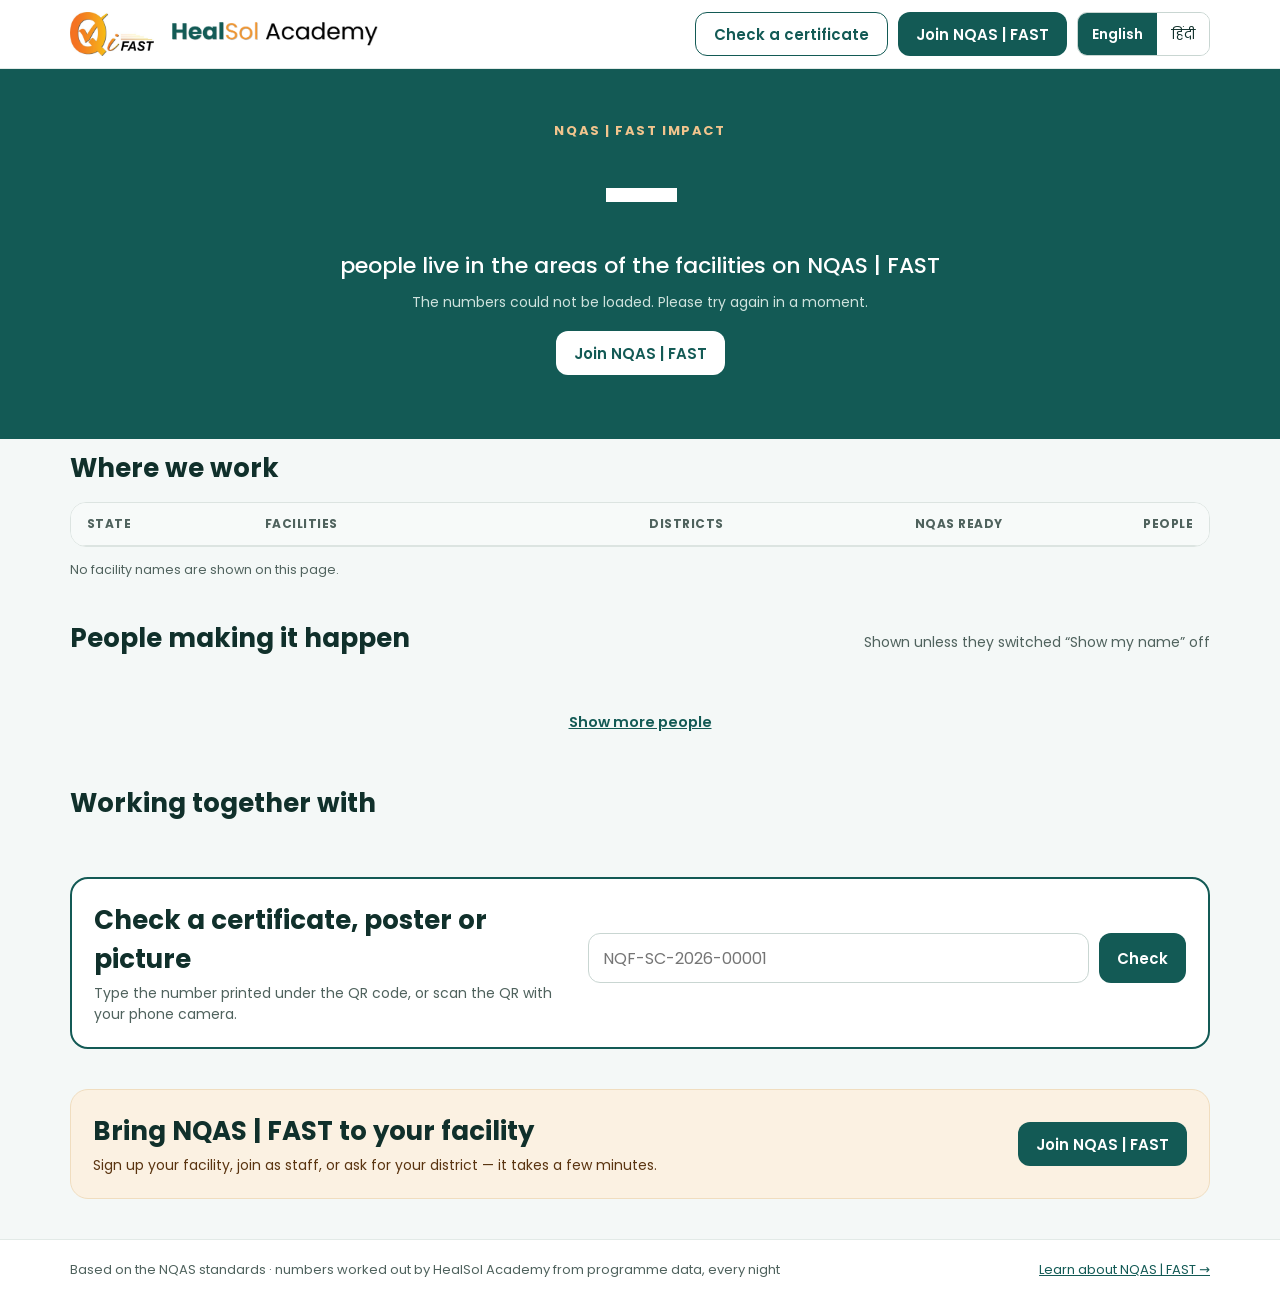
<file: impact/index.html>
<!doctype html>
<html lang="en">
<head>
<meta charset="utf-8">
<meta name="viewport" content="width=device-width, initial-scale=1">
<title>NQAS | FAST impact · HealSol Academy</title>
<meta name="description" content="How many people, facilities and health staff NQAS | FAST reaches — updated every night.">
<!-- 19 Nov 2026 (canvas "Impact & Verify pages"): the public Impact page. Wix thehealsol.com/impact shows it with Embed a Site.
     Data: impactStats?format=json (functions/publicstats.js ← sc_public_stats, written every night). No facility names; people only
     if they did not switch "Show my name" off; partner logos only with a permission on record. -->
<link rel="preconnect" href="https://fonts.googleapis.com">
<link href="https://fonts.googleapis.com/css2?family=Poppins:wght@400;500;600;700;800&display=swap" rel="stylesheet">
<style>
:root{--teal:#135A55;--teal2:#2E8B7E;--ink:#10302B;--mut:#4F625D;--line:#DCE4E1;--bg:#F4F8F7;--gold:#B45309;--green:#15803D;}
*{box-sizing:border-box;}
html,body{margin:0;background:var(--bg);color:var(--ink);font-family:Poppins,"Noto Sans Devanagari",system-ui,sans-serif;}
a{color:var(--teal);} a:hover{color:#0B3B37;}
.wrap{max-width:1180px;margin:0 auto;padding:0 20px;}
header{background:#fff;border-bottom:1px solid #E2EAE7;}
header .wrap{display:flex;align-items:center;justify-content:space-between;gap:12px;flex-wrap:wrap;padding-top:12px;padding-bottom:12px;}
.logos{display:flex;align-items:center;gap:16px;} .logos img:first-child{height:44px;width:auto;} .logos img:last-child{height:28px;width:auto;}
.hdr-r{display:flex;align-items:center;gap:10px;flex-wrap:wrap;}
.btn{display:inline-flex;align-items:center;justify-content:center;min-height:44px;padding:0 18px;border-radius:12px;font:inherit;font-size:15px;font-weight:600;text-decoration:none;cursor:pointer;border:0;}
.btn.p{background:var(--teal);color:#fff;} .btn.p:hover{background:#0B3B37;color:#fff;}
.btn.o{background:#fff;color:var(--teal);border:1.5px solid var(--teal);}
.lang{display:flex;border:1px solid #C9D6D2;border-radius:10px;overflow:hidden;}
.lang button{height:42px;padding:0 14px;border:0;background:#fff;color:var(--ink);font:inherit;font-size:14px;cursor:pointer;}
.lang button[aria-pressed="true"]{background:var(--teal);color:#fff;font-weight:600;}
.hero{background:var(--teal);color:#fff;text-align:center;}
.hero .wrap{padding-top:52px;padding-bottom:64px;display:flex;flex-direction:column;align-items:center;gap:10px;}
.eyebrow{font-size:13px;font-weight:700;letter-spacing:.12em;color:#F2C48D;}
.big.lh{font-size:clamp(30px,6vw,52px);letter-spacing:0;line-height:1.15;}
.hero .btn.w{background:#fff;color:var(--teal);margin-top:8px;} .hero .btn.w:hover{background:#E3F1EC;color:#0B3B37;}
body.launch #tiles,body.launch #where-sec,body.launch #ppl-sec,body.launch #upd,body.launch .join{display:none!important;}
body.launch main.wrap{padding-top:28px;}
.big{font-size:clamp(48px,9vw,88px);line-height:1;font-weight:800;letter-spacing:-.02em;font-variant-numeric:tabular-nums;}
.hero .lead{font-size:clamp(17px,2.2vw,22px);font-weight:500;max-width:720px;}
.hero small{font-size:14px;color:#CFE3DE;}
main.wrap{display:flex;flex-direction:column;gap:40px;padding-bottom:40px;}
.tiles{display:grid;grid-template-columns:repeat(auto-fit,minmax(160px,1fr));gap:12px;margin-top:-30px;}
.tile{background:#fff;border:1px solid var(--line);border-radius:16px;padding:16px;display:flex;flex-direction:column;gap:3px;}
.tile b{font-size:30px;line-height:1.1;} .tile span{font-size:14px;font-weight:600;} .tile small{font-size:12.5px;color:var(--mut);}
.tile.gr b{color:var(--green);} .tile.gd b{color:var(--gold);}
h2{margin:0;font-size:clamp(21px,2.6vw,26px);}
.sec{display:flex;flex-direction:column;gap:14px;}
.sec-h{display:flex;align-items:baseline;justify-content:space-between;gap:12px;flex-wrap:wrap;} .sec-h span{font-size:14px;color:var(--mut);}
.tw{background:#fff;border:1px solid var(--line);border-radius:16px;overflow-x:auto;}
table{width:100%;border-collapse:collapse;font-size:14.5px;}
th{text-align:left;padding:12px 16px;font-size:12px;letter-spacing:.04em;color:var(--mut);background:#F7FAF9;border-bottom:1px solid var(--line);white-space:nowrap;}
td{padding:14px 16px;border-bottom:1px solid #EEF2F1;} tr:last-child td{border-bottom:0;} .r{text-align:right;}
.bar{display:flex;align-items:center;gap:10px;} .bar i{display:block;height:10px;border-radius:5px;background:var(--teal);min-width:4px;}
.chips{display:flex;gap:8px;flex-wrap:wrap;}
.chips button{min-height:40px;padding:0 16px;border:1px solid #C9D6D2;border-radius:20px;background:#fff;color:var(--ink);font:inherit;font-size:14px;cursor:pointer;}
.chips button[aria-pressed="true"]{border-color:var(--teal);background:#E3F1EC;color:var(--teal);font-weight:600;}
.ppl{display:grid;grid-template-columns:repeat(auto-fill,minmax(260px,1fr));gap:12px;}
.pc{background:#fff;border:1px solid var(--line);border-radius:16px;padding:16px;display:flex;gap:14px;align-items:flex-start;}
.av{width:48px;height:48px;border-radius:24px;display:flex;align-items:center;justify-content:center;font-weight:700;flex-shrink:0;}
.av.champion{background:#FBF1E2;color:#8A4409;} .av.pioneer,.av.leader{background:#E8EEF9;color:#1E3A8A;} .av.achiever{background:#E3F1EC;color:var(--teal);}
.pc div{display:flex;flex-direction:column;gap:3px;min-width:0;} .pc b{font-size:16px;} .pc .lv{font-size:13.5px;font-weight:600;} .pc .wh{font-size:13px;color:var(--mut);}
.pc a{font-size:13.5px;font-weight:600;padding:6px 0;}
.more{align-self:center;background:none;border:0;font:inherit;font-size:14.5px;font-weight:600;color:var(--teal);text-decoration:underline;min-height:44px;padding:0 14px;cursor:pointer;}
.logos-row{display:flex;gap:14px;flex-wrap:wrap;}
.logo-c{width:180px;height:84px;border:1px solid var(--line);border-radius:12px;background:#fff;display:flex;align-items:center;justify-content:center;padding:10px;}
.logo-c img{max-width:100%;max-height:100%;object-fit:contain;}
.check{background:#fff;border:2px solid var(--teal);border-radius:18px;padding:22px;display:flex;flex-wrap:wrap;gap:16px;align-items:center;justify-content:space-between;}
.check > div:first-child{flex:1 1 300px;display:flex;flex-direction:column;gap:4px;} .check p{margin:0;font-size:14px;color:var(--mut);}
.check form{flex:1 1 420px;min-width:0;max-width:100%;display:flex;gap:10px;flex-wrap:wrap;}
.check input{flex:1 1 220px;min-width:0;width:100%;box-sizing:border-box;height:50px;border:1.5px solid #C9D6D2;border-radius:12px;padding:0 14px;font:inherit;font-size:16px;text-transform:uppercase;}
.check .err{flex-basis:100%;font-size:13px;color:#8A1C1C;min-height:0;margin:0;}
.join{background:#FBF1E2;border:1px solid #F0DDBF;border-radius:18px;padding:22px;display:flex;flex-wrap:wrap;gap:16px;align-items:center;justify-content:space-between;}
.join > div{flex:1 1 300px;display:flex;flex-direction:column;gap:4px;} .join p{margin:0;font-size:14px;color:#5A3410;}
footer{background:#fff;border-top:1px solid #E2EAE7;}
footer .wrap{padding-top:20px;padding-bottom:20px;display:flex;justify-content:space-between;gap:12px;flex-wrap:wrap;font-size:13px;color:var(--mut);}
.sr{position:absolute;left:-9999px;}
.note{font-size:12.5px;color:var(--mut);}
.empty{background:#fff;border:1px dashed #C9D6D2;border-radius:14px;padding:18px;font-size:14px;color:var(--mut);text-align:center;}
button:focus-visible,a:focus-visible,input:focus-visible{outline:3px solid #F2AE68;outline-offset:2px;}
@media(max-width:640px){
  .logos img:first-child{height:36px;} .logos img:last-child{height:20px;}
  .hdr-r .btn.o{display:none;}
  .tiles{grid-template-columns:repeat(2,minmax(0,1fr));} .tile b{font-size:24px;}
  thead{display:none;} tr{display:block;padding:12px 14px;border-bottom:1px solid #EEF2F1;} td{display:block;border:0;padding:2px 0;} td.r{text-align:left;}
  td[data-l]::before{content:attr(data-l) ' · ';font-size:12px;color:var(--mut);}
  .logo-c{width:calc(50% - 7px);height:70px;}
}
</style>
</head>
<body>
<header><div class="wrap">
  <div class="logos"><img src="qi-logo.jpg" alt="Qi FAST"><img src="healsol.png" alt="HealSol Academy"></div>
  <div class="hdr-r">
    <a class="btn o" href="#check" data-t="checkTop">Check a certificate</a>
    <a class="btn p" id="join-top" href="#" target="_blank" rel="noopener" data-t="join">Join NQAS | FAST</a>
    <div class="lang" role="group" aria-label="Language"><button type="button" id="l-en" aria-pressed="true" onclick="setLang('en')">English</button><button type="button" id="l-hi" aria-pressed="false" onclick="setLang('hi')">हिंदी</button></div>
  </div>
</div></header>

<section class="hero"><div class="wrap">
  <span class="eyebrow" data-t="eyebrow">NQAS | FAST IMPACT</span>
  <b class="big" id="pop">—</b>
  <span class="lead" data-t="popLead">people live in the areas of the facilities on NQAS | FAST</span>
  <small id="upd"></small>
  <a class="btn w" id="join-hero" href="#" target="_blank" rel="noopener" data-t="join" hidden>Join NQAS | FAST</a>
</div></section>

<main class="wrap">
  <div class="tiles" id="tiles"></div>

  <section class="sec" id="where-sec">
    <div class="sec-h"><h2 data-t="where">Where we work</h2><span id="where-n"></span></div>
    <div class="tw"><table><thead><tr><th data-t="thState">STATE</th><th data-t="thFac">FACILITIES</th><th class="r" data-t="thDist">DISTRICTS</th><th class="r" data-t="thReady">NQAS READY</th><th class="r" data-t="thPeople">PEOPLE</th></tr></thead><tbody id="states"></tbody></table></div>
    <span class="note" data-t="noNames">No facility names are shown on this page.</span>
  </section>

  <section class="sec" id="ppl-sec">
    <div class="sec-h"><h2 data-t="ppl">People making it happen</h2><span data-t="pplNote">Shown unless they switched “Show my name” off</span></div>
    <div class="chips" role="group" aria-label="Show" id="chips"></div>
    <div class="ppl" id="ppl"></div>
    <button type="button" class="more" id="more" onclick="S.n+=12;paintPeople()" data-t="more">Show more people</button>
  </section>

  <section class="sec" id="partners-sec">
    <h2 data-t="partners">Working together with</h2>
    <div class="logos-row" id="partners"></div>
  </section>

  <section class="check" id="check">
    <div><h2 data-t="chkH">Check a certificate, poster or picture</h2><p data-t="chkP">Type the number printed under the QR code, or scan the QR with your phone camera.</p></div>
    <form onsubmit="doCheck(event)">
      <label for="cn" class="sr" data-t="chkL">Number to check</label>
      <input id="cn" type="text" maxlength="40" placeholder="NQF-SC-2026-00001" autocapitalize="characters">
      <button type="submit" class="btn p" data-t="chkB">Check</button>
      <p class="err" id="cerr" role="alert"></p>
    </form>
  </section>

  <section class="join">
    <div><h2 data-t="joinH">Bring NQAS | FAST to your facility</h2><p data-t="joinP">Sign up your facility, join as staff, or ask for your district — it takes a few minutes.</p></div>
    <a class="btn p" id="join-bot" href="#" target="_blank" rel="noopener" data-t="join">Join NQAS | FAST</a>
  </section>
</main>

<footer><div class="wrap">
  <span data-t="foot">Based on the NQAS standards · numbers worked out by HealSol Academy from programme data, every night</span>
  <a id="learn" href="https://app.thehealsol.com/" target="_blank" rel="noopener" data-t="learn">Learn about NQAS | FAST →</a>
</div></footer>

<script>
(function () {
  var STAGE = location.hostname === 'staging.thehealsol.com';
  var API = 'https://asia-south1-' + (STAGE ? 'healsol-nqas-uphc' : 'healsol-nqas') + '.cloudfunctions.net/impactStats?format=json';
  var APP = STAGE ? 'https://staging.thehealsol.com/' : 'https://app.thehealsol.com/';
  var VERIFY = STAGE ? 'https://staging.thehealsol.com/' : 'https://www.thehealsol.com/verify';
  window.S = { d: null, lang: 'en', f: 'all', n: 9 };
  try { var l = localStorage.getItem('nq_imp_lang'); if (l === 'hi' || l === 'en') S.lang = l; } catch (e) {}
  try { var q = new URLSearchParams(location.search).get('l'); if (q === 'hi' || q === 'en') S.lang = q; } catch (e) {}
  var T = {
    en: { eyebrow: 'NQAS | FAST IMPACT', popLead: 'people live in the areas of the facilities on NQAS | FAST', checkTop: 'Check a certificate', join: 'Join NQAS | FAST',
      where: 'Where we work', thState: 'STATE', thFac: 'FACILITIES', thDist: 'DISTRICTS', thReady: 'NQAS READY', thPeople: 'PEOPLE', noNames: 'No facility names are shown on this page.',
      ppl: 'People making it happen', pplNote: 'Shown unless they switched “Show my name” off', more: 'Show more people', partners: 'Working together with',
      chkH: 'Check a certificate, poster or picture', chkP: 'Type the number printed under the QR code, or scan the QR with your phone camera.', chkL: 'Number to check', chkB: 'Check',
      joinH: 'Bring NQAS | FAST to your facility', joinP: 'Sign up your facility, join as staff, or ask for your district — it takes a few minutes.',
      foot: 'Based on the NQAS standards · numbers worked out by HealSol Academy from programme data, every night', learn: 'Learn about NQAS | FAST →',
      upd: 'Updated every night · ', fac: 'Facilities enrolled', facS: ' started the programme', ready: 'NQAS Ready', readyS: 'ready for assessment', cert: 'NQAS certified', certS: 'after the national assessment',
      reached: 'People with quality care', reachedS: 'served by Ready / certified facilities', staff: 'Staff recognised', staffS: 'Starters to Champions', gain: 'Average gain', gainS: 'readiness points since baseline',
      states: ' states · ', dists: ' districts', all: 'All', champion: 'Quality Champions', pioneer: 'Pioneers & Leaders', achiever: 'Achievers',
      lv: { champion: 'Quality Champion', leader: 'Quality Leader', pioneer: 'Pioneer', achiever: 'Achiever' }, verify: 'Verify →', none: 'No one to show here yet.', loading: 'Loading…',
      fail: 'The numbers could not be loaded. Please try again in a moment.', launchH: 'Launching 20 November 2026', liveH: 'Now open for facilities', launchP: 'Be one of the first facilities on NQAS | FAST. Sub-centres, UPHCs, PHCs and CHCs can join now.', badNo: 'Type the number printed under the QR code, e.g. NQF-SC-2026-00001.' },
    hi: { eyebrow: 'NQAS | FAST का प्रभाव', popLead: 'लोग NQAS | FAST से जुड़े केंद्रों के क्षेत्रों में रहते हैं', checkTop: 'प्रमाणपत्र जाँचें', join: 'NQAS | FAST से जुड़ें',
      where: 'हम कहाँ काम करते हैं', thState: 'राज्य', thFac: 'केंद्र', thDist: 'ज़िले', thReady: 'NQAS तैयार', thPeople: 'लोग', noNames: 'इस पेज पर किसी केंद्र का नाम नहीं दिखाया जाता।',
      ppl: 'बदलाव लाने वाले लोग', pplNote: 'जिन्होंने “मेरा नाम दिखाएँ” बंद नहीं किया', more: 'और लोग दिखाएँ', partners: 'हमारे साथ',
      chkH: 'प्रमाणपत्र, पोस्टर या चित्र जाँचें', chkP: 'QR कोड के नीचे छपा नंबर लिखें, या फ़ोन के कैमरे से QR स्कैन करें।', chkL: 'जाँचने के लिए नंबर', chkB: 'जाँचें',
      joinH: 'अपने केंद्र में NQAS | FAST लाएँ', joinP: 'अपना केंद्र जोड़ें, स्टाफ़ के रूप में जुड़ें, या अपने ज़िले के लिए पूछें — कुछ ही मिनट लगते हैं।',
      foot: 'NQAS मानकों पर आधारित · आँकड़े HealSol Academy हर रात कार्यक्रम के डेटा से निकालती है', learn: 'NQAS | FAST के बारे में जानें →',
      upd: 'हर रात अपडेट · ', fac: 'जुड़े केंद्र', facS: ' ने कार्यक्रम शुरू किया', ready: 'NQAS तैयार', readyS: 'मूल्यांकन के लिए तैयार', cert: 'NQAS प्रमाणित', certS: 'राष्ट्रीय मूल्यांकन के बाद',
      reached: 'गुणवत्तापूर्ण देखभाल पाने वाले लोग', reachedS: 'तैयार / प्रमाणित केंद्रों के क्षेत्र में', staff: 'सम्मानित स्टाफ़', staffS: 'स्टार्टर से चैंपियन तक', gain: 'औसत सुधार', gainS: 'बेसलाइन से तैयारी के अंक',
      states: ' राज्य · ', dists: ' ज़िले', all: 'सभी', champion: 'क्वालिटी चैंपियन', pioneer: 'पायनियर व लीडर', achiever: 'अचीवर',
      lv: { champion: 'क्वालिटी चैंपियन', leader: 'क्वालिटी लीडर', pioneer: 'पायनियर', achiever: 'अचीवर' }, verify: 'जाँचें →', none: 'अभी यहाँ दिखाने को कोई नहीं।', loading: 'लोड हो रहा है…',
      fail: 'आँकड़े लोड नहीं हो सके। थोड़ी देर में फिर कोशिश करें।', launchH: '20 नवंबर 2026 को शुरुआत', liveH: 'अब केंद्रों के लिए खुला', launchP: 'NQAS | FAST से जुड़ने वाले पहले केंद्रों में शामिल हों। उप-केंद्र, UPHC, PHC और CHC अभी जुड़ सकते हैं।', badNo: 'QR कोड के नीचे छपा नंबर लिखें, जैसे NQF-SC-2026-00001।' } };
  function t(k) { return (T[S.lang] || T.en)[k] || T.en[k] || ''; }
  function e(s) { return String(s == null ? '' : s).replace(/[&<>"']/g, function (c) { return { '&': '&amp;', '<': '&lt;', '>': '&gt;', '"': '&quot;', "'": '&#39;' }[c]; }); }
  function n(x) { try { return Number(x || 0).toLocaleString('en-IN'); } catch (er) { return String(x || 0); } }
  function stars(k) { k = Math.max(0, Math.min(5, Number(k) || 0)); return k ? ' · ' + new Array(k + 1).join('★') : ''; }
  function initials(nm) { var w = String(nm || '').replace(/^(Dr\.?|Mr\.?|Ms\.?|Mrs\.?)\s+/i, '').split(/\s+/).filter(Boolean); return ((w[0] || '?')[0] + (w[1] ? w[1][0] : '')).toUpperCase(); }
  var popShown = 0;
  function countTo(target) {
    var el = document.getElementById('pop'), reduce = false;
    try { reduce = window.matchMedia && window.matchMedia('(prefers-reduced-motion: reduce)').matches; } catch (er) {}
    if (reduce || !window.requestAnimationFrame) { el.textContent = n(target); popShown = target; return; }
    var t0 = null, from = popShown, dur = 1600;
    function step(ts) { if (!t0) t0 = ts; var p = Math.min(1, (ts - t0) / dur), v = Math.round(from + (target - from) * (1 - Math.pow(1 - p, 3))); el.textContent = n(v); if (p < 1) requestAnimationFrame(step); else popShown = target; }
    requestAnimationFrame(step);
  }
  window.setLang = function (l) { S.lang = l; try { localStorage.setItem('nq_imp_lang', l); } catch (er) {} paint(); };
  window.paintPeople = function () {
    var d = S.d || {}, all = d.recognised || [], f = S.f, list = all.filter(function (p) { return f === 'all' || p.level === f || (f === 'pioneer' && p.level === 'leader'); });
    var ch = document.getElementById('chips'), opts = [['all', t('all')], ['champion', t('champion')], ['pioneer', t('pioneer')], ['achiever', t('achiever')]];
    ch.innerHTML = opts.filter(function (o) { return o[0] === 'all' || all.some(function (p) { return p.level === o[0] || (o[0] === 'pioneer' && p.level === 'leader'); }); })
      .map(function (o) { return '<button type="button" aria-pressed="' + (f === o[0]) + '" onclick="S.f=\'' + o[0] + '\';S.n=9;paintPeople()">' + e(o[1]) + '</button>'; }).join('');
    var box = document.getElementById('ppl');
    box.innerHTML = list.length ? list.slice(0, S.n).map(function (p) {
      var lv = (t('lv') || {})[p.level] || p.level, wh = [p.role && p.role !== lv ? p.role : '', [p.district, p.state].filter(Boolean).join(', ')].filter(Boolean).join(' · ');
      return '<div class="pc"><span class="av ' + e(p.level) + '" aria-hidden="true">' + e(initials(p.name)) + '</span><div><b>' + e(p.name) + '</b><span class="lv">' + e(lv + (p.year ? ' · ' + p.year : '') + stars(p.stars)) + '</span>'
        + (wh ? '<span class="wh">' + e(wh) + '</span>' : '') + '<a href="' + e(VERIFY + (VERIFY.indexOf('?') >= 0 ? '&' : '?') + 'cert=IMP-' + encodeURIComponent(p.id)) + '" target="_blank" rel="noopener" aria-label="' + e(t('verify') + ' ' + p.name) + '">' + e(t('verify')) + '</a></div></div>'; }).join('')
      : '<div class="empty">' + e(t('none')) + '</div>';
    document.getElementById('more').style.display = list.length > S.n ? '' : 'none';
  };
  function paint() {
    document.documentElement.lang = S.lang;
    document.getElementById('l-en').setAttribute('aria-pressed', S.lang === 'en'); document.getElementById('l-hi').setAttribute('aria-pressed', S.lang === 'hi');
    Array.prototype.forEach.call(document.querySelectorAll('[data-t]'), function (x) { x.textContent = t(x.getAttribute('data-t')); });
    var d = S.d;
    if (!d) return;
    // Launch mode (19 Nov 2026): until a facility has started and people are counted, show the launch message, not a row of zeros
    var launch = !(Number(d.people) > 0 && Number(d.started) > 0), pop = document.getElementById('pop');
    document.body.classList.toggle('launch', launch); pop.classList.toggle('lh', launch); document.getElementById('join-hero').hidden = !launch;
    if (launch) { pop.textContent = t(new Date() < new Date('2026-11-20T00:00:00+05:30') ? 'launchH' : 'liveH'); document.querySelector('[data-t="popLead"]').textContent = t('launchP'); }
    document.getElementById('upd').textContent = t('upd') + (d.updatedAt ? new Date(d.updatedAt).toLocaleDateString(S.lang === 'hi' ? 'hi-IN' : 'en-IN', { day: 'numeric', month: 'long', year: 'numeric' }) : '');
    var st = d.staff || {}, tl = function (v, l, s, c) { return '<div class="tile ' + (c || '') + '"><b>' + e(v) + '</b><span>' + e(l) + '</span>' + (s ? '<small>' + e(s) + '</small>' : '') + '</div>'; };
    document.getElementById('tiles').innerHTML = tl(n(d.facilities), t('fac'), n(d.started) + t('facS')) + tl(n(d.ready), t('ready'), t('readyS'), 'gr') + tl(n(d.certified), t('cert'), t('certS'), 'gd')
      + tl(n(d.peopleReady), t('reached'), t('reachedS')) + tl(n(d.staffRecognised), t('staff'), t('staffS')) + tl(d.avgGain != null ? (d.avgGain >= 0 ? '+' : '') + d.avgGain : '—', t('gain'), t('gainS'));
    document.getElementById('where-n').textContent = S.lang === 'hi' ? n(d.states) + t('states') + n(d.districts) + t('dists') : n(d.states) + (d.states === 1 ? ' state · ' : ' states · ') + n(d.districts) + (d.districts === 1 ? ' district' : ' districts');
    var bs = d.byState || [], mx = Math.max.apply(null, [1].concat(bs.map(function (x) { return x.facilities || 0; })));
    document.getElementById('states').innerHTML = bs.length ? bs.map(function (x) {
      return '<tr><td data-l=""><b>' + e(x.name) + '</b></td><td data-l="' + e(t('thFac')) + '"><div class="bar"><i style="width:' + Math.max(4, Math.round(180 * (x.facilities || 0) / mx)) + 'px"></i>' + n(x.facilities) + '</div></td><td class="r" data-l="' + e(t('thDist')) + '">' + n(x.districts) + '</td><td class="r" data-l="' + e(t('thReady')) + '">' + n((x.ready || 0) + (x.certified || 0)) + '</td><td class="r" data-l="' + e(t('thPeople')) + '">' + n(x.pop) + '</td></tr>'; }).join('')
      : '<tr><td colspan="5">' + e(t('none')) + '</td></tr>';
    paintPeople();
    var ps = d.partners || []; document.getElementById('partners-sec').style.display = ps.length ? '' : 'none';
    document.getElementById('partners').innerHTML = ps.map(function (x) { return '<div class="logo-c"><img src="' + e(x.img) + '" alt="' + e(x.name) + '" loading="lazy"></div>'; }).join('');
  }
  window.doCheck = function (ev) {
    if (ev) ev.preventDefault();
    var v = String(document.getElementById('cn').value || '').trim().toUpperCase().replace(/\s+/g, ''), er = document.getElementById('cerr');
    if (!/^(NQF|FAC|IMP)-[A-Z0-9-]{4,30}$/.test(v)) { er.textContent = t('badNo'); return; } er.textContent = '';
    var url = VERIFY + (VERIFY.indexOf('?') >= 0 ? '&' : '?') + 'cert=' + encodeURIComponent(v), w = null;
    try { w = window.open(url, '_blank'); if (w) { try { w.opener = null; } catch (x) {} } } catch (er2) {}   // not 'noopener': the browser then answers null and this page would move too
    if (!w) { try { window.top.location.href = url; } catch (er3) { location.href = url; } }
  };
  ['join-top', 'join-bot', 'join-hero'].forEach(function (id) { var a = document.getElementById(id); if (a) a.href = APP + '?join=1'; });
  document.getElementById('learn').href = APP;
  paint(); document.getElementById('pop').textContent = '—';
  fetch(API).then(function (r) { if (!r.ok) throw new Error(r.status); return r.json(); }).then(function (d) { S.d = d; paint(); if (!document.body.classList.contains('launch')) countTo(Number(d.people) || 0); })
    .catch(function () { document.getElementById('upd').textContent = t('fail'); });
})();
</script>
</body>
</html>
</file>
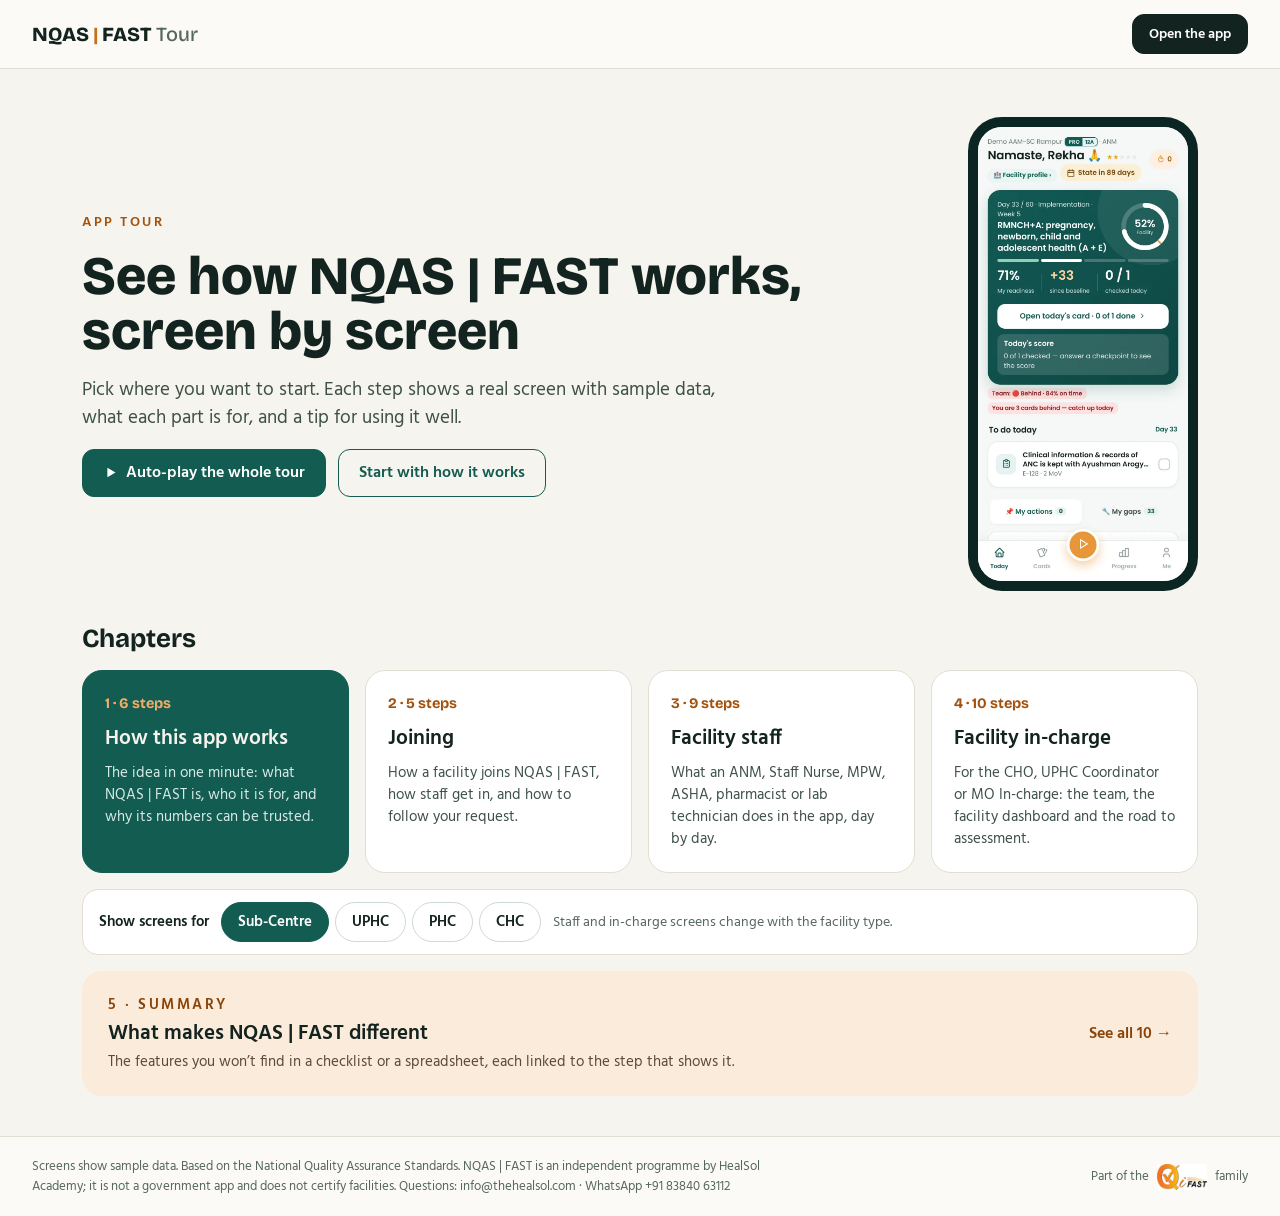
<file: tour/index.html>
<!doctype html>
<html lang="en">
<head>
<meta charset="utf-8">
<meta name="viewport" content="width=device-width, initial-scale=1, viewport-fit=cover">
<title>NQAS | FAST · App tour</title>
<meta name="description" content="See how NQAS | FAST works, screen by screen: how it works, joining, facility staff and the facility in-charge.">
<meta name="theme-color" content="#135C52">
<meta property="og:title" content="NQAS | FAST · App tour">
<meta property="og:description" content="See how NQAS | FAST works, screen by screen: how it works, joining, facility staff and the facility in-charge.">
<link rel="icon" href="../icons/icon-192.png">
<link rel="preconnect" href="https://fonts.googleapis.com">
<link rel="preconnect" href="https://fonts.gstatic.com" crossorigin>
<link href="https://fonts.googleapis.com/css2?family=Bricolage+Grotesque:opsz,wght@12..96,500..800&family=Hind:wght@400;500;600&display=swap" rel="stylesheet">
<link rel="stylesheet" href="tour.css?v=20261118">
</head>
<body>
<div id="app"><noscript>Please turn on JavaScript to see the tour.</noscript></div>
<script src="data.js?v=20261123"></script>
<script src="tour.js?v=20261118"></script>
</body>
</html>
</file>
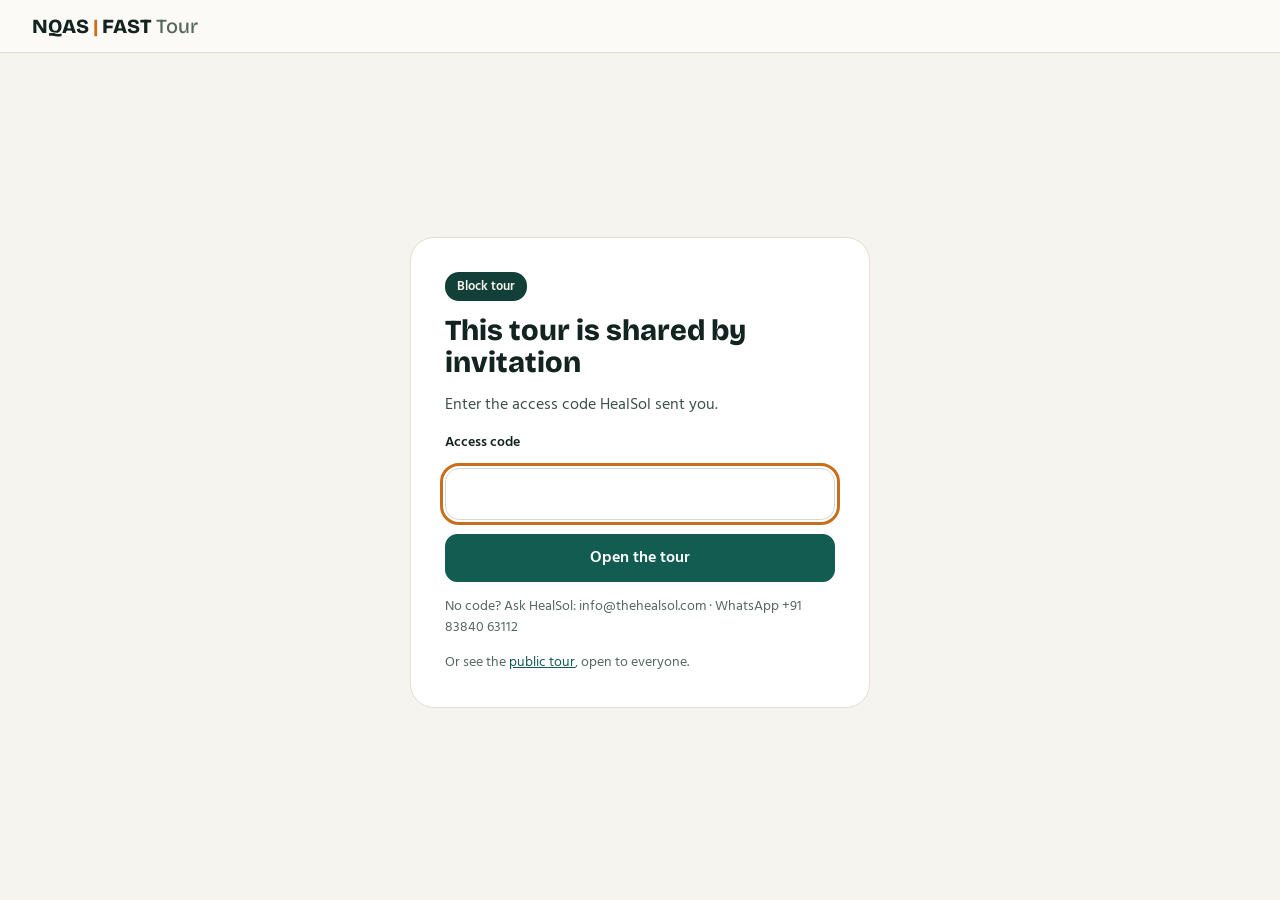
<file: tour/block/index.html>
<!doctype html>
<html lang="en">
<head>
<meta charset="utf-8">
<meta name="viewport" content="width=device-width, initial-scale=1, viewport-fit=cover">
<title>Block · NQAS | FAST tour</title>
<meta name="description" content="">
<meta name="theme-color" content="#135C52">
<meta name="robots" content="noindex, nofollow">
<link rel="icon" href="../../icons/icon-192.png">
<link rel="preconnect" href="https://fonts.googleapis.com">
<link rel="preconnect" href="https://fonts.gstatic.com" crossorigin>
<link href="https://fonts.googleapis.com/css2?family=Bricolage+Grotesque:opsz,wght@12..96,500..800&family=Hind:wght@400;500;600&display=swap" rel="stylesheet">
<link rel="stylesheet" href="../tour.css?v=20261118">
</head>
<body>
<div id="app"><noscript>Please turn on JavaScript to see the tour.</noscript></div>
<script>window.NQT_ROLE={"id": "block", "title": "Block", "who": "Block MOICs"};</script>
<script src="../data.js?v=20261123"></script>
<script src="../tour.js?v=20261118"></script>
</body>
</html>
</file>
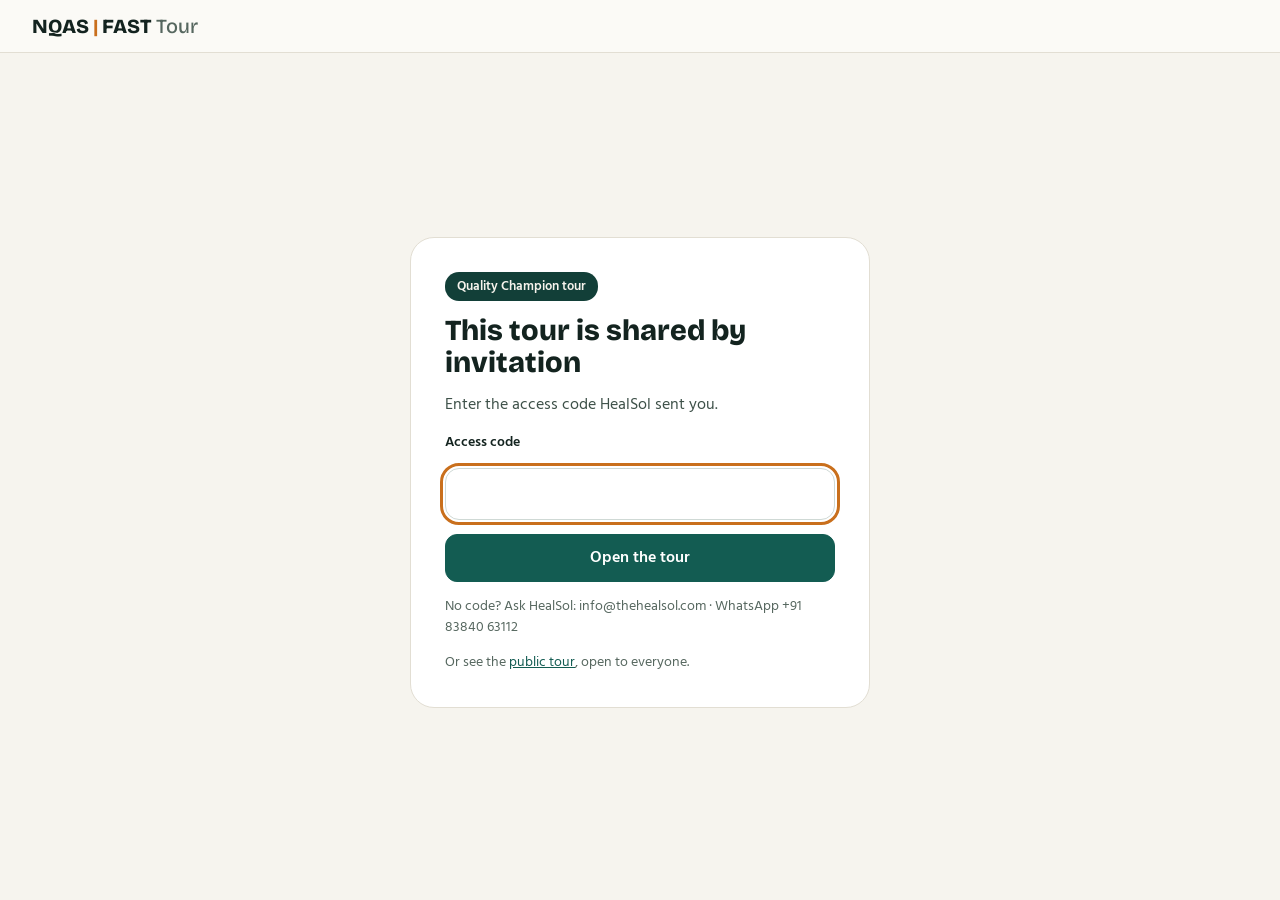
<file: tour/champion/index.html>
<!doctype html>
<html lang="en">
<head>
<meta charset="utf-8">
<meta name="viewport" content="width=device-width, initial-scale=1, viewport-fit=cover">
<title>Quality Champion · NQAS | FAST tour</title>
<meta name="description" content="">
<meta name="theme-color" content="#135C52">
<meta name="robots" content="noindex, nofollow">
<link rel="icon" href="../../icons/icon-192.png">
<link rel="preconnect" href="https://fonts.googleapis.com">
<link rel="preconnect" href="https://fonts.gstatic.com" crossorigin>
<link href="https://fonts.googleapis.com/css2?family=Bricolage+Grotesque:opsz,wght@12..96,500..800&family=Hind:wght@400;500;600&display=swap" rel="stylesheet">
<link rel="stylesheet" href="../tour.css?v=20261118">
</head>
<body>
<div id="app"><noscript>Please turn on JavaScript to see the tour.</noscript></div>
<script>window.NQT_ROLE={"id": "champion", "title": "Quality Champion", "who": "Quality Champions"};</script>
<script src="../data.js?v=20261123"></script>
<script src="../tour.js?v=20261118"></script>
</body>
</html>
</file>
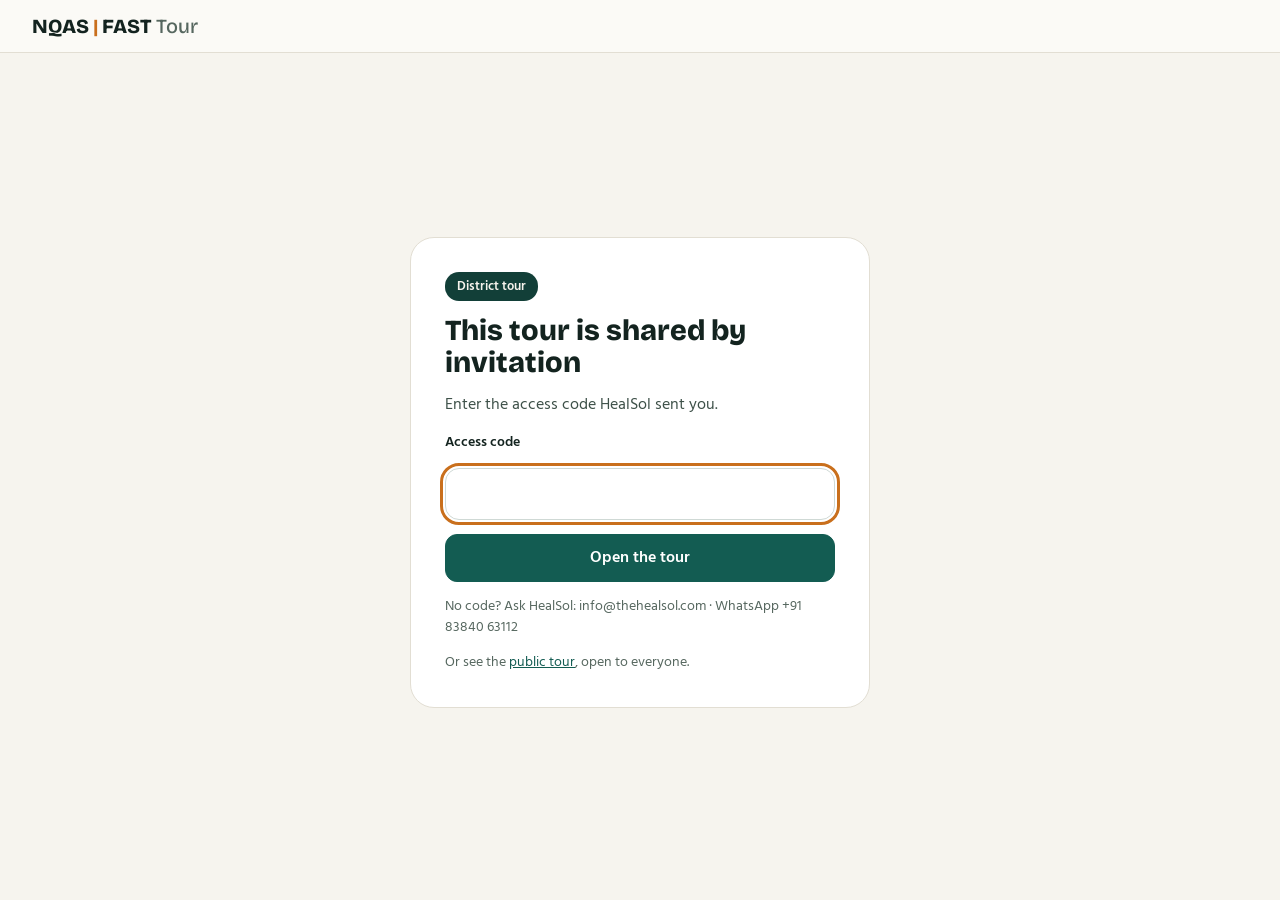
<file: tour/district/index.html>
<!doctype html>
<html lang="en">
<head>
<meta charset="utf-8">
<meta name="viewport" content="width=device-width, initial-scale=1, viewport-fit=cover">
<title>District · NQAS | FAST tour</title>
<meta name="description" content="">
<meta name="theme-color" content="#135C52">
<meta name="robots" content="noindex, nofollow">
<link rel="icon" href="../../icons/icon-192.png">
<link rel="preconnect" href="https://fonts.googleapis.com">
<link rel="preconnect" href="https://fonts.gstatic.com" crossorigin>
<link href="https://fonts.googleapis.com/css2?family=Bricolage+Grotesque:opsz,wght@12..96,500..800&family=Hind:wght@400;500;600&display=swap" rel="stylesheet">
<link rel="stylesheet" href="../tour.css?v=20261118">
</head>
<body>
<div id="app"><noscript>Please turn on JavaScript to see the tour.</noscript></div>
<script>window.NQT_ROLE={"id": "district", "title": "District", "who": "District teams"};</script>
<script src="../data.js?v=20261123"></script>
<script src="../tour.js?v=20261118"></script>
</body>
</html>
</file>
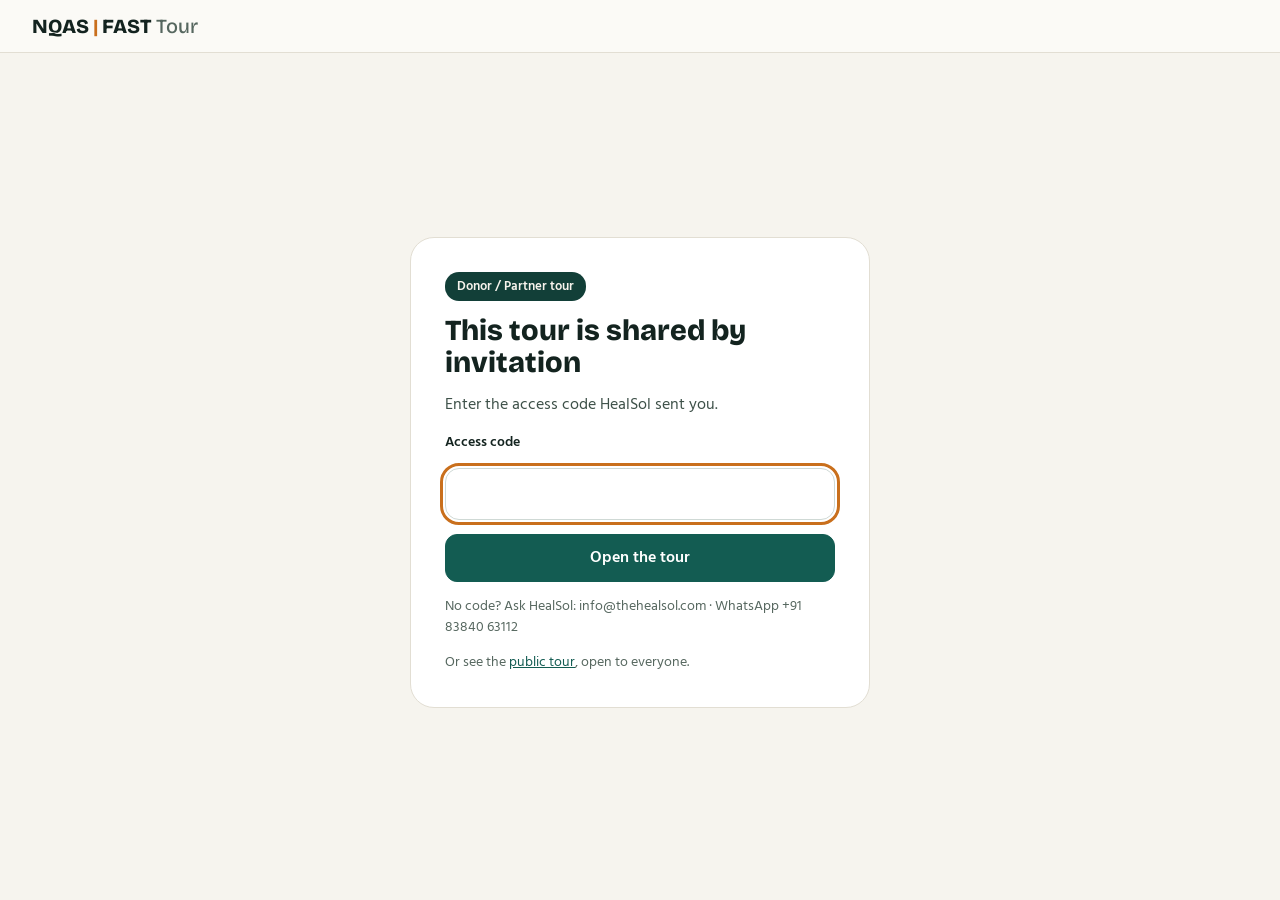
<file: tour/donor/index.html>
<!doctype html>
<html lang="en">
<head>
<meta charset="utf-8">
<meta name="viewport" content="width=device-width, initial-scale=1, viewport-fit=cover">
<title>Donor / Partner · NQAS | FAST tour</title>
<meta name="description" content="">
<meta name="theme-color" content="#135C52">
<meta name="robots" content="noindex, nofollow">
<link rel="icon" href="../../icons/icon-192.png">
<link rel="preconnect" href="https://fonts.googleapis.com">
<link rel="preconnect" href="https://fonts.gstatic.com" crossorigin>
<link href="https://fonts.googleapis.com/css2?family=Bricolage+Grotesque:opsz,wght@12..96,500..800&family=Hind:wght@400;500;600&display=swap" rel="stylesheet">
<link rel="stylesheet" href="../tour.css?v=20261118">
</head>
<body>
<div id="app"><noscript>Please turn on JavaScript to see the tour.</noscript></div>
<script>window.NQT_ROLE={"id": "donor", "title": "Donor / Partner", "who": "Donors and partners"};</script>
<script src="../data.js?v=20261123"></script>
<script src="../tour.js?v=20261118"></script>
</body>
</html>
</file>
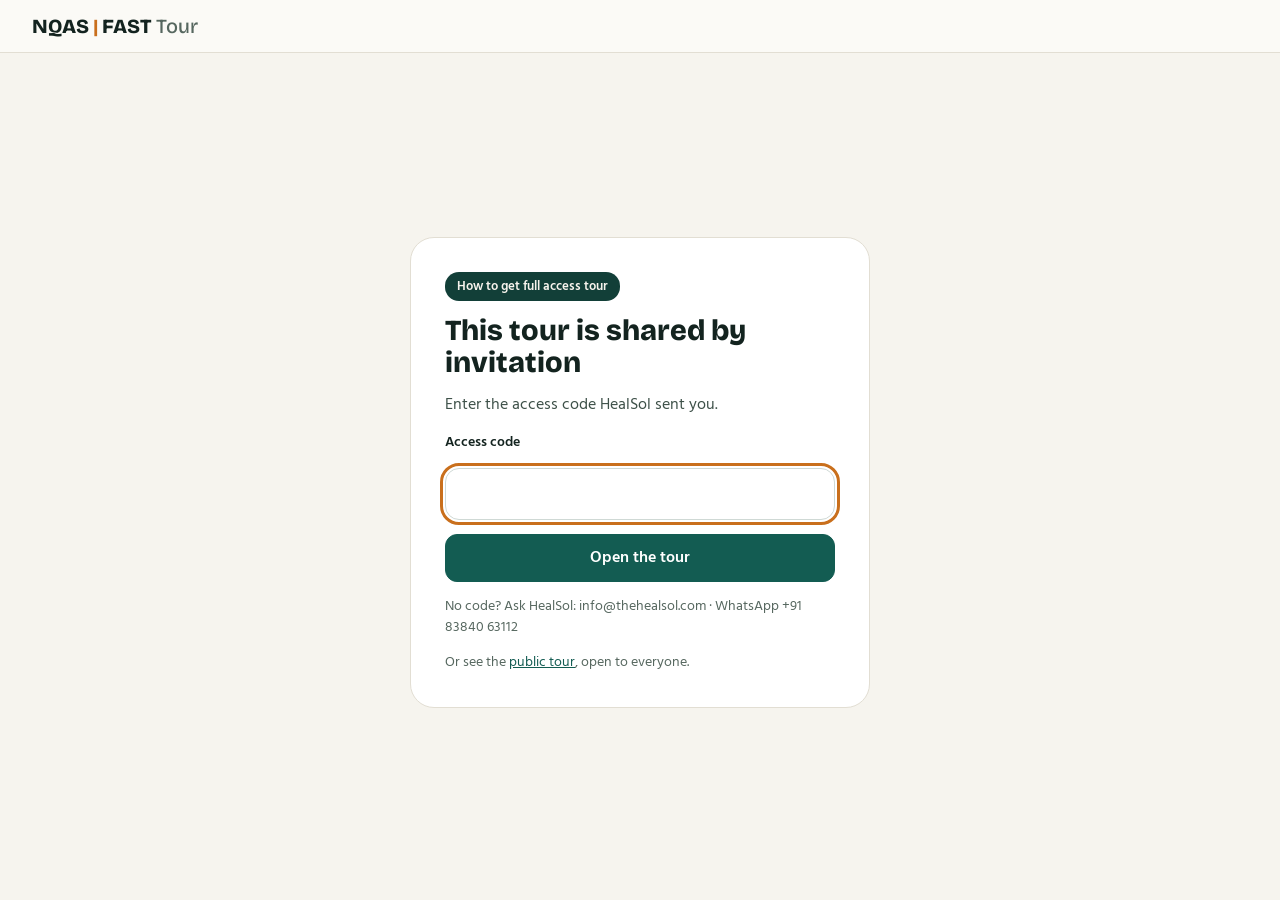
<file: tour/full-access/index.html>
<!doctype html>
<html lang="en">
<head>
<meta charset="utf-8">
<meta name="viewport" content="width=device-width, initial-scale=1, viewport-fit=cover">
<title>How to get full access · NQAS | FAST tour</title>
<meta name="description" content="">
<meta name="theme-color" content="#135C52">
<meta name="robots" content="noindex, nofollow">
<link rel="icon" href="../../icons/icon-192.png">
<link rel="preconnect" href="https://fonts.googleapis.com">
<link rel="preconnect" href="https://fonts.gstatic.com" crossorigin>
<link href="https://fonts.googleapis.com/css2?family=Bricolage+Grotesque:opsz,wght@12..96,500..800&family=Hind:wght@400;500;600&display=swap" rel="stylesheet">
<link rel="stylesheet" href="../tour.css?v=20261118">
</head>
<body>
<div id="app"><noscript>Please turn on JavaScript to see the tour.</noscript></div>
<script>window.NQT_ROLE={"id": "full-access", "title": "How to get full access", "who": "facilities and offices"};</script>
<script src="../data.js?v=20261123"></script>
<script src="../tour.js?v=20261118"></script>
</body>
</html>
</file>
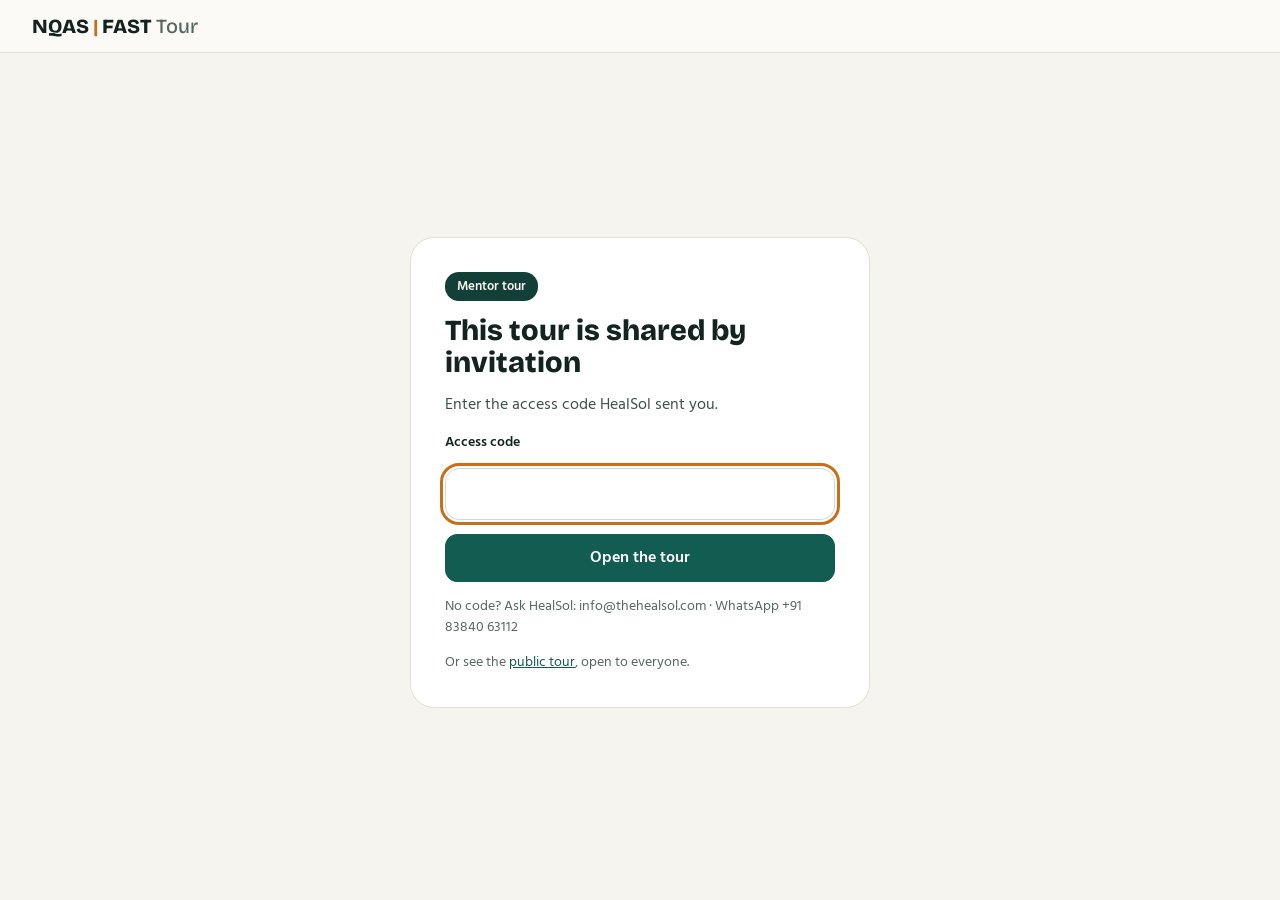
<file: tour/mentor/index.html>
<!doctype html>
<html lang="en">
<head>
<meta charset="utf-8">
<meta name="viewport" content="width=device-width, initial-scale=1, viewport-fit=cover">
<title>Mentor · NQAS | FAST tour</title>
<meta name="description" content="">
<meta name="theme-color" content="#135C52">
<meta name="robots" content="noindex, nofollow">
<link rel="icon" href="../../icons/icon-192.png">
<link rel="preconnect" href="https://fonts.googleapis.com">
<link rel="preconnect" href="https://fonts.gstatic.com" crossorigin>
<link href="https://fonts.googleapis.com/css2?family=Bricolage+Grotesque:opsz,wght@12..96,500..800&family=Hind:wght@400;500;600&display=swap" rel="stylesheet">
<link rel="stylesheet" href="../tour.css?v=20261118">
</head>
<body>
<div id="app"><noscript>Please turn on JavaScript to see the tour.</noscript></div>
<script>window.NQT_ROLE={"id": "mentor", "title": "Mentor", "who": "Mentors and Supervisors"};</script>
<script src="../data.js?v=20261123"></script>
<script src="../tour.js?v=20261118"></script>
</body>
</html>
</file>
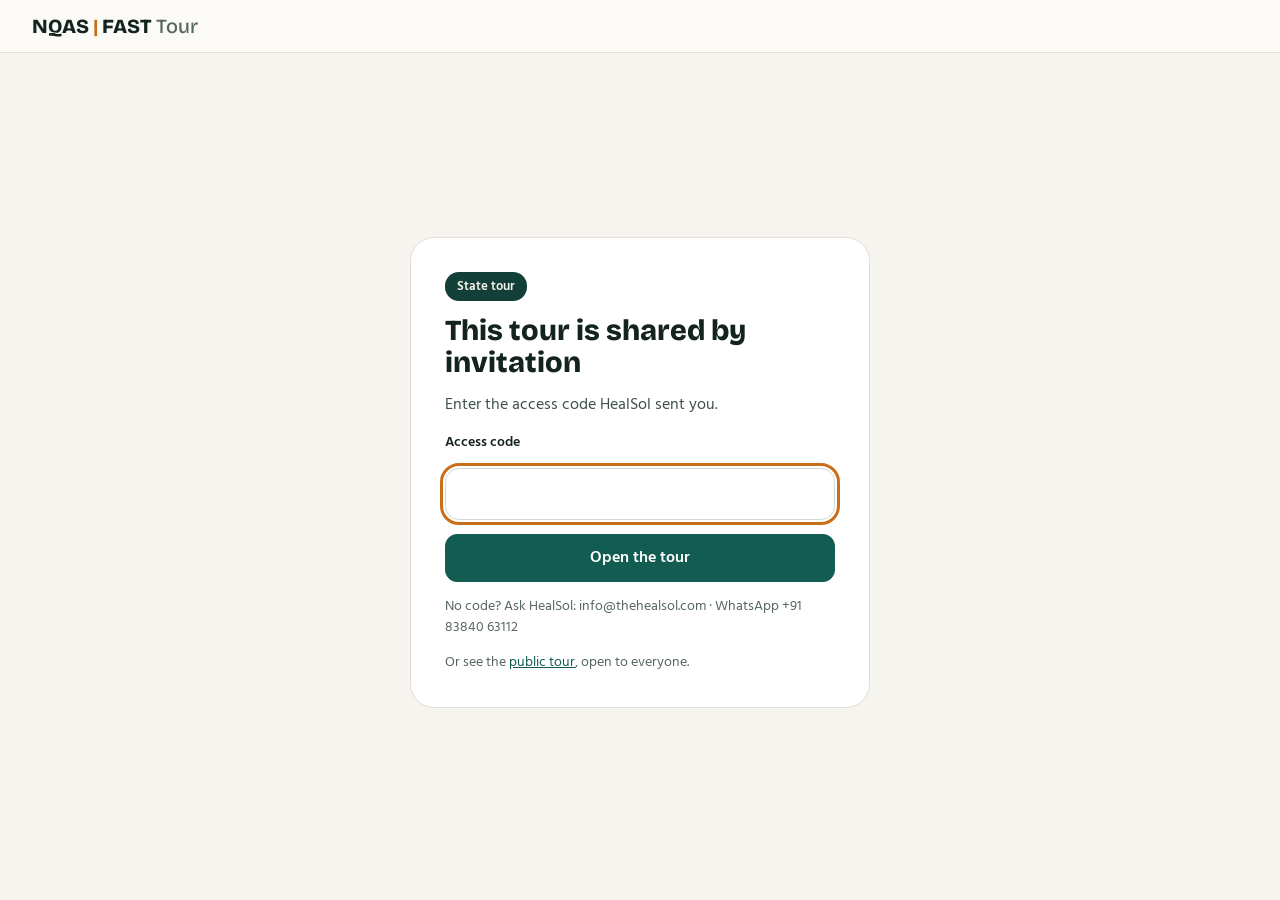
<file: tour/state/index.html>
<!doctype html>
<html lang="en">
<head>
<meta charset="utf-8">
<meta name="viewport" content="width=device-width, initial-scale=1, viewport-fit=cover">
<title>State · NQAS | FAST tour</title>
<meta name="description" content="">
<meta name="theme-color" content="#135C52">
<meta name="robots" content="noindex, nofollow">
<link rel="icon" href="../../icons/icon-192.png">
<link rel="preconnect" href="https://fonts.googleapis.com">
<link rel="preconnect" href="https://fonts.gstatic.com" crossorigin>
<link href="https://fonts.googleapis.com/css2?family=Bricolage+Grotesque:opsz,wght@12..96,500..800&family=Hind:wght@400;500;600&display=swap" rel="stylesheet">
<link rel="stylesheet" href="../tour.css?v=20261118">
</head>
<body>
<div id="app"><noscript>Please turn on JavaScript to see the tour.</noscript></div>
<script>window.NQT_ROLE={"id": "state", "title": "State", "who": "State teams"};</script>
<script src="../data.js?v=20261123"></script>
<script src="../tour.js?v=20261118"></script>
</body>
</html>
</file>
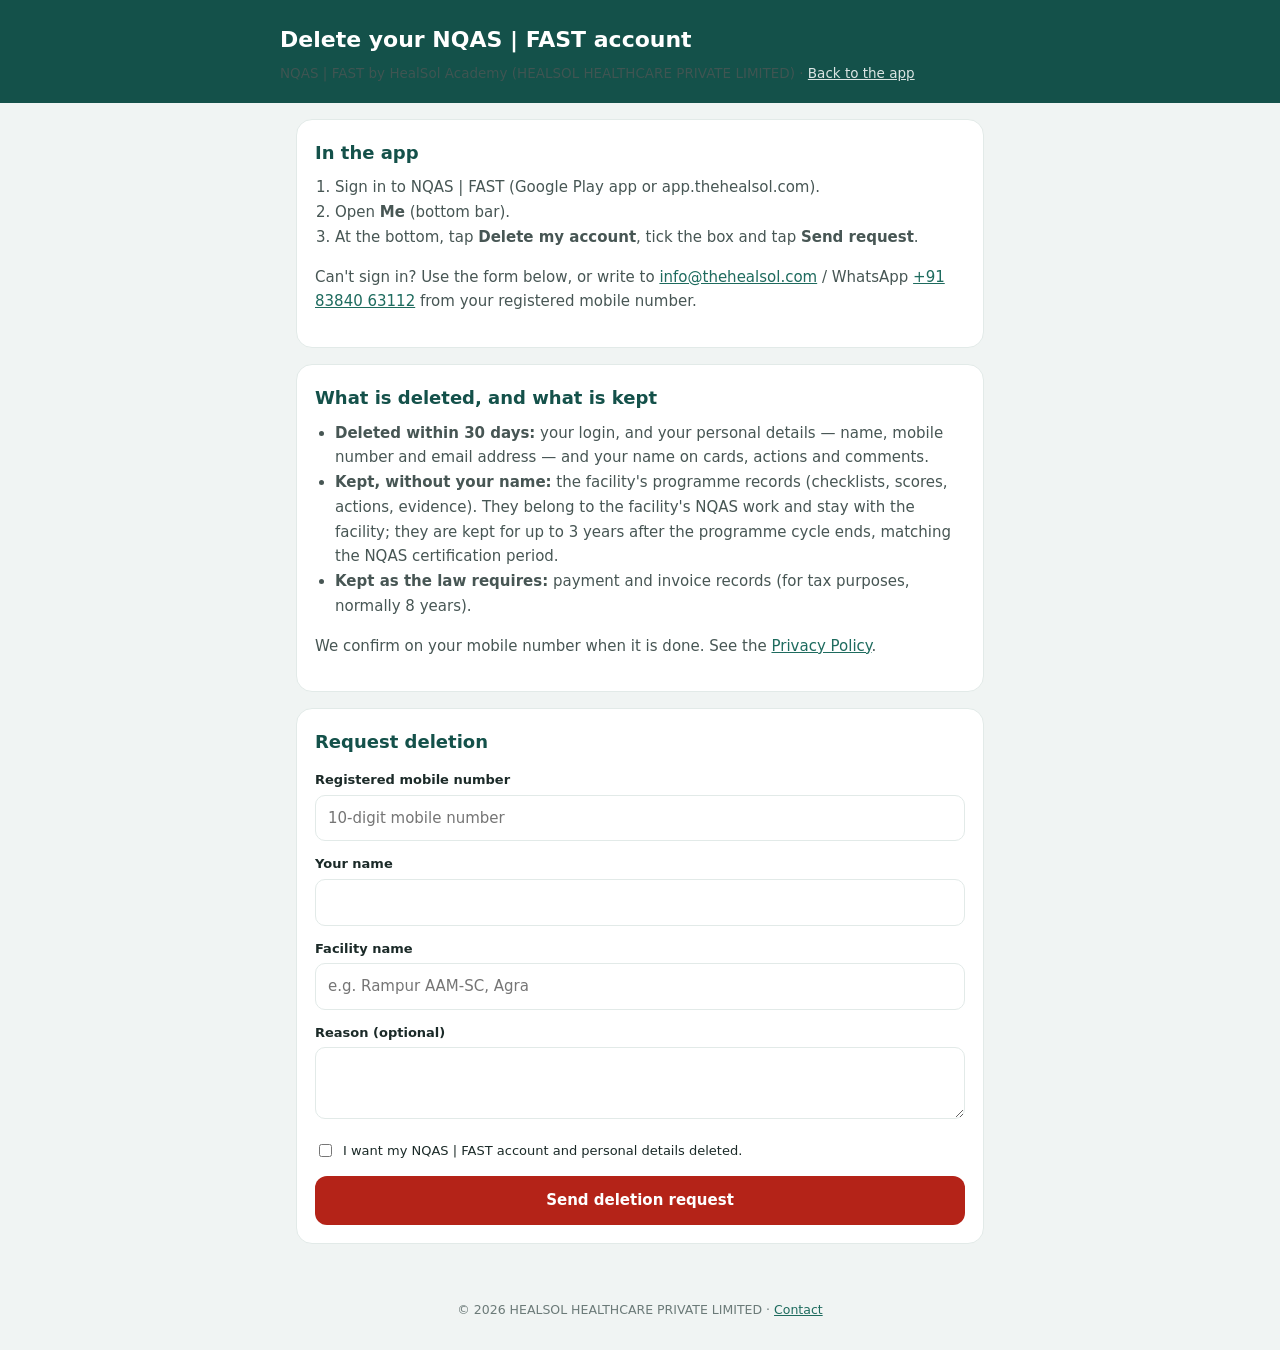
<file: delete-account.html>
<!doctype html>
<html lang="en-IN">
<head>
<meta charset="utf-8">
<meta name="viewport" content="width=device-width, initial-scale=1">
<title>Delete your account · NQAS | FAST</title>
<meta name="description" content="How to delete your NQAS | FAST account and personal data (HealSol Academy).">
<meta name="theme-color" content="#1E6B5E">
<link rel="icon" href="icons/icon-192.png">
<style>
:root{--teal:#1E6B5E;--teal-dk:#14514A;--t1:#1B2A28;--t2:#475654;--t3:#6B7A78;--br:#E2EAE8;--bg:#F0F4F3;--card:#fff;--red:#B42318}
*{box-sizing:border-box}
body{margin:0;background:var(--bg);color:var(--t1);font:15px/1.65 system-ui,-apple-system,"Segoe UI",Roboto,"Noto Sans",sans-serif}
header{background:var(--teal-dk);color:#fff;padding:22px 16px 18px}
header .in,main{max-width:720px;margin:0 auto}
header h1{margin:0 0 4px;font-size:22px}
header p{margin:0;opacity:.85;font-size:13.5px}
header a{color:#fff}
main{padding:16px 16px 40px}
section{background:var(--card);border:1px solid var(--br);border-radius:16px;padding:18px;margin:0 0 16px}
h2{margin:0 0 8px;font-size:18px;color:var(--teal-dk)}
p,li{color:var(--t2)}
ul,ol{padding-left:20px;margin:6px 0}
label{display:block;font-size:13px;font-weight:600;margin:12px 0 4px;color:var(--t1)}
input,textarea{width:100%;font:inherit;padding:10px 12px;border:1px solid var(--br);border-radius:10px;background:#fff;color:var(--t1)}
textarea{min-height:70px;resize:vertical}
.chk{display:flex;gap:8px;align-items:flex-start;margin:14px 0;font-size:14px;color:var(--t2)}
.chk input{width:auto;margin-top:4px}
button{background:var(--red);color:#fff;border:0;border-radius:12px;padding:12px 18px;font:inherit;font-weight:700;cursor:pointer;width:100%}
button:disabled{opacity:.6;cursor:default}
.msg{margin-top:12px;padding:10px 12px;border-radius:10px;font-size:14px;display:none}
.msg.ok{display:block;background:#E8F5F2;color:var(--teal-dk)}
.msg.err{display:block;background:#FEECEB;color:var(--red)}
footer{text-align:center;font-size:12.5px;color:var(--t3);padding:0 16px 30px}
a{color:var(--teal)}
</style>
</head>
<body>
<header><div class="in">
  <h1>Delete your NQAS | FAST account</h1>
  <p>NQAS | FAST by HealSol Academy (HEALSOL HEALTHCARE PRIVATE LIMITED) · <a href="./">Back to the app</a></p>
</div></header>
<main>

<section>
  <h2>In the app</h2>
  <ol>
    <li>Sign in to NQAS | FAST (Google Play app or app.thehealsol.com).</li>
    <li>Open <b>Me</b> (bottom bar).</li>
    <li>At the bottom, tap <b>Delete my account</b>, tick the box and tap <b>Send request</b>.</li>
  </ol>
  <p>Can't sign in? Use the form below, or write to <a href="mailto:info@thehealsol.com?subject=Delete%20my%20NQAS%20FAST%20account">info@thehealsol.com</a> / WhatsApp <a href="https://wa.me/918384063112">+91 83840 63112</a> from your registered mobile number.</p>
</section>

<section>
  <h2>What is deleted, and what is kept</h2>
  <ul>
    <li><b>Deleted within 30 days:</b> your login, and your personal details — name, mobile number and email address — and your name on cards, actions and comments.</li>
    <li><b>Kept, without your name:</b> the facility's programme records (checklists, scores, actions, evidence). They belong to the facility's NQAS work and stay with the facility; they are kept for up to 3 years after the programme cycle ends, matching the NQAS certification period.</li>
    <li><b>Kept as the law requires:</b> payment and invoice records (for tax purposes, normally 8 years).</li>
  </ul>
  <p>We confirm on your mobile number when it is done. See the <a href="legal.html#privacy">Privacy Policy</a>.</p>
</section>

<section>
  <h2>Request deletion</h2>
  <form id="f" autocomplete="on">
    <label for="mob">Registered mobile number</label>
    <input id="mob" name="tel" type="tel" inputmode="numeric" maxlength="14" placeholder="10-digit mobile number" required>
    <label for="nm">Your name</label>
    <input id="nm" name="name" type="text" maxlength="80" required>
    <label for="fac">Facility name</label>
    <input id="fac" type="text" maxlength="100" placeholder="e.g. Rampur AAM-SC, Agra" required>
    <label for="why">Reason (optional)</label>
    <textarea id="why" maxlength="300"></textarea>
    <div class="chk"><input id="ok" type="checkbox"><label for="ok" style="margin:0;font-weight:400">I want my NQAS | FAST account and personal details deleted.</label></div>
    <button id="go" type="submit">Send deletion request</button>
    <div class="msg" id="msg" role="status"></div>
  </form>
</section>

</main>
<footer>© 2026 HEALSOL HEALTHCARE PRIVATE LIMITED · <a href="legal.html#contact">Contact</a></footer>
<script>
(function(){
  var F=document.getElementById('f'),B=document.getElementById('go'),M=document.getElementById('msg');
  function say(t,ok){ M.textContent=t; M.className='msg '+(ok?'ok':'err'); }
  F.addEventListener('submit',async function(e){
    e.preventDefault();
    var mob=String(document.getElementById('mob').value||'').replace(/\D/g,'').slice(-10), nm=document.getElementById('nm').value.trim(), fac=document.getElementById('fac').value.trim();
    if(!/^[6-9]\d{9}$/.test(mob)) return say('Enter your 10-digit registered mobile number.');
    if(!nm||!fac) return say('Enter your name and facility.');
    if(!document.getElementById('ok').checked) return say('Tick the box to confirm.');
    B.disabled=true; B.textContent='Sending…';
    try{
      var r=await fetch('https://asia-south1-healsol-nqas.cloudfunctions.net/submitEnquiry',{method:'POST',headers:{'Content-Type':'application/json'},
        body:JSON.stringify({data:{source:'delete',orgName:fac,contactName:nm,mobile:mob,message:String(document.getElementById('why').value||'').slice(0,300)}})});
      var j=await r.json().catch(function(){ return {}; });
      if(!r.ok||j.error) throw new Error((j.error&&j.error.message)||'Could not send.');
      F.reset(); say('Request sent. Reference '+((j.result&&j.result.ref)||'')+'. We will confirm on '+mob+' within 30 days.',true);
    }catch(err){ say((err&&err.message)||'Could not send. Write to info@thehealsol.com instead.'); }
    B.disabled=false; B.textContent='Send deletion request';
  });
})();
</script>
</body>
</html>
</file>
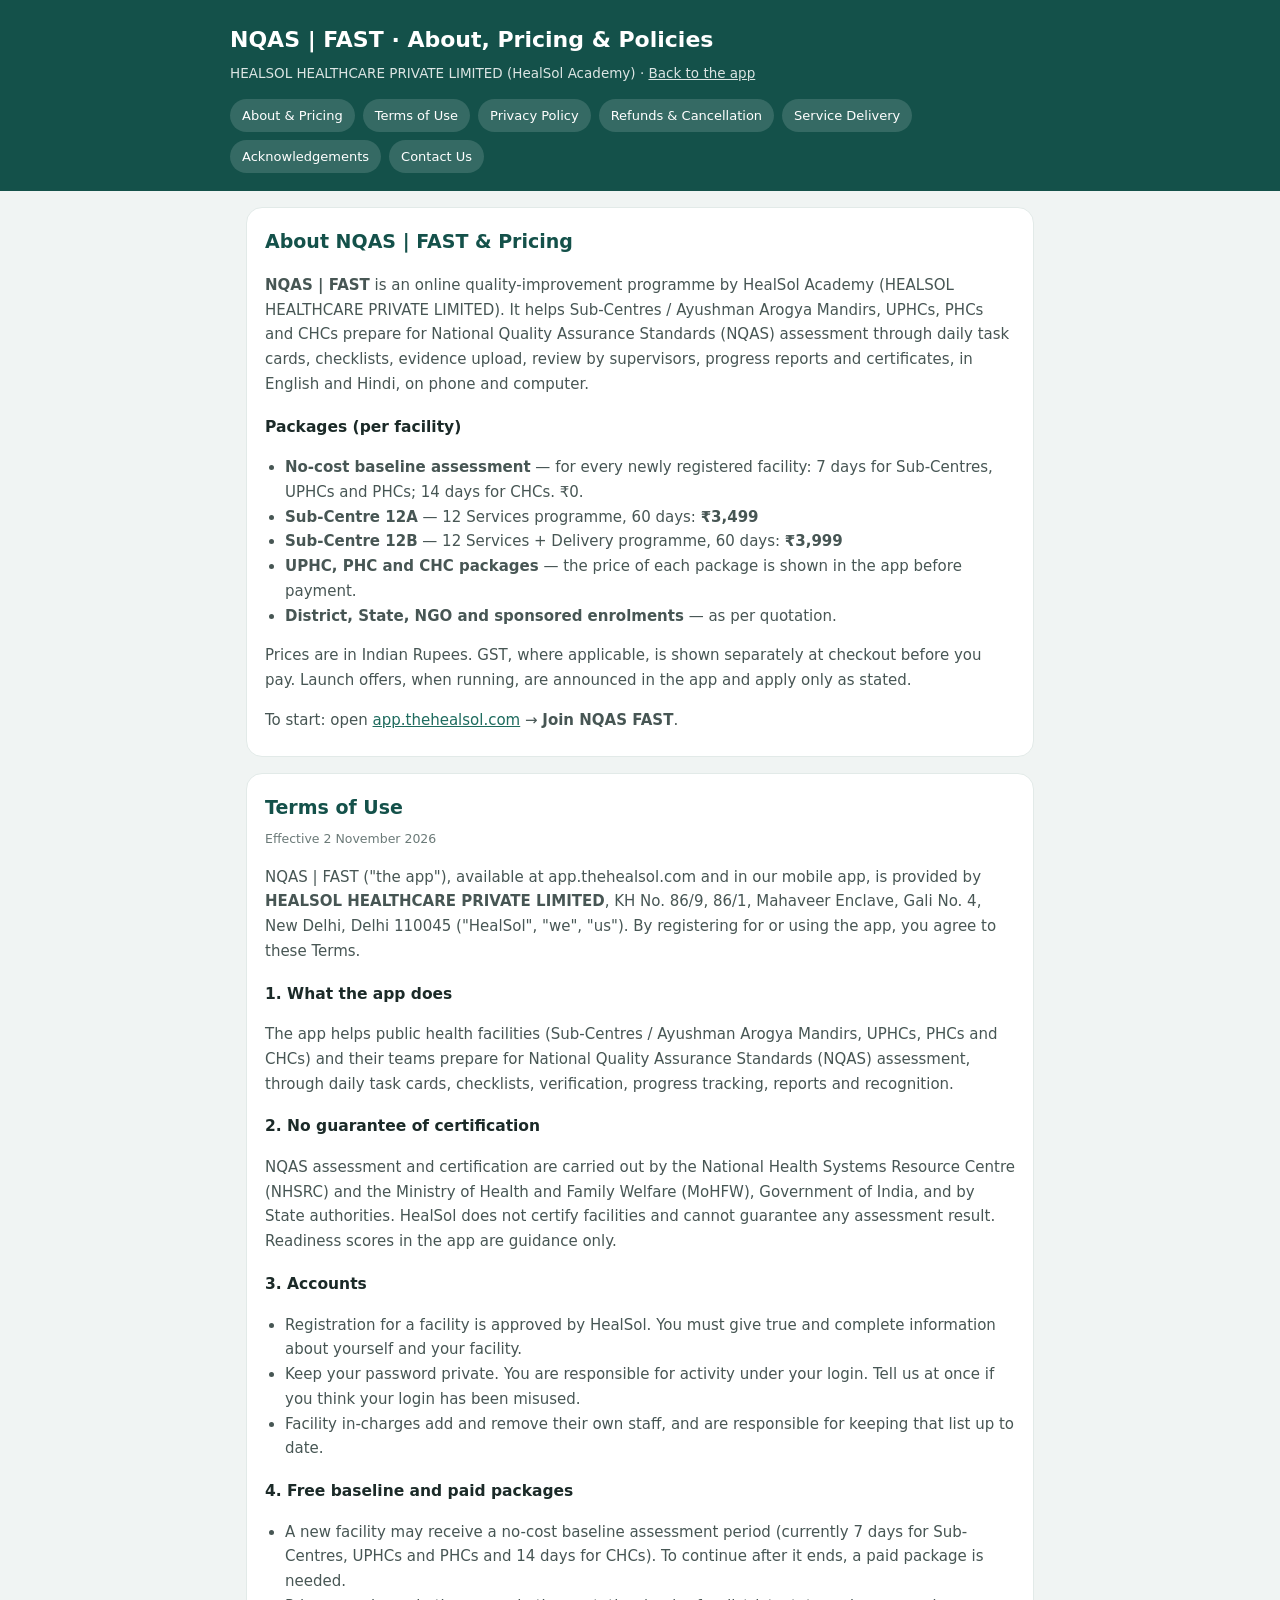
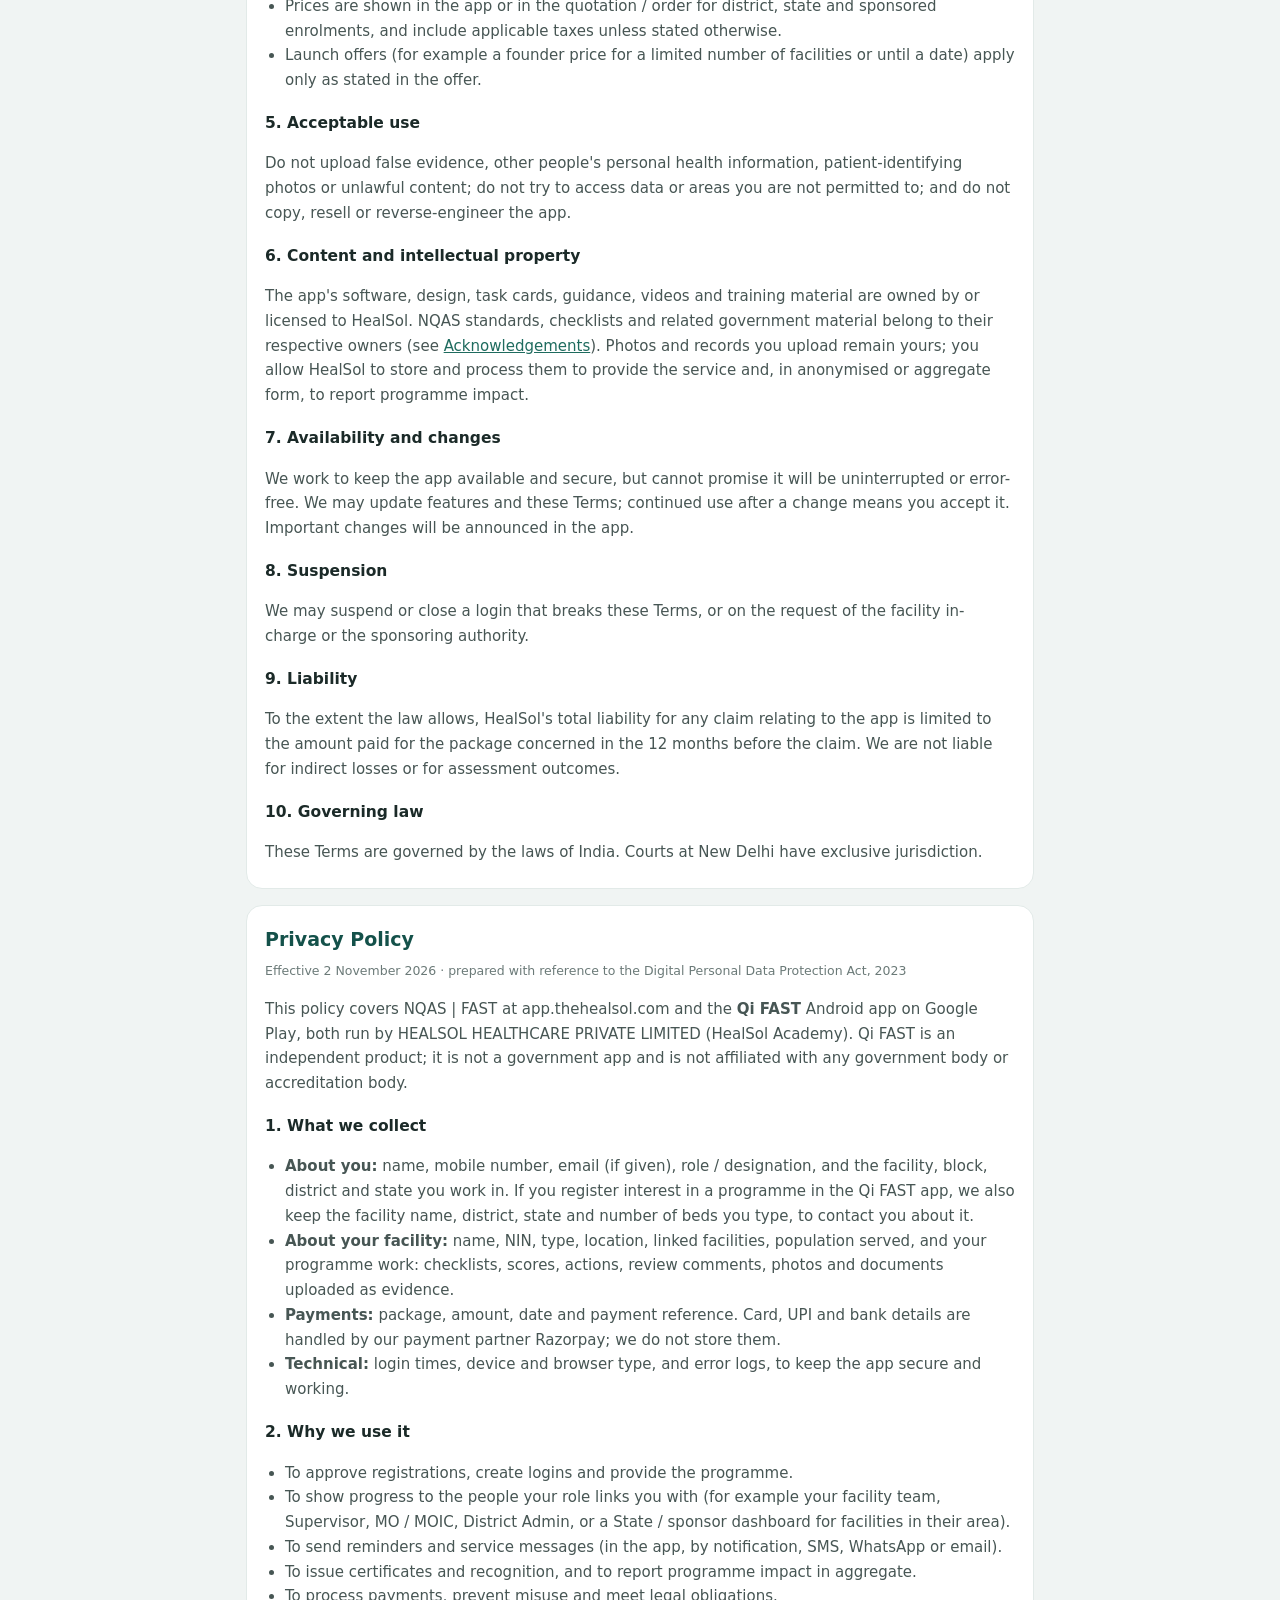
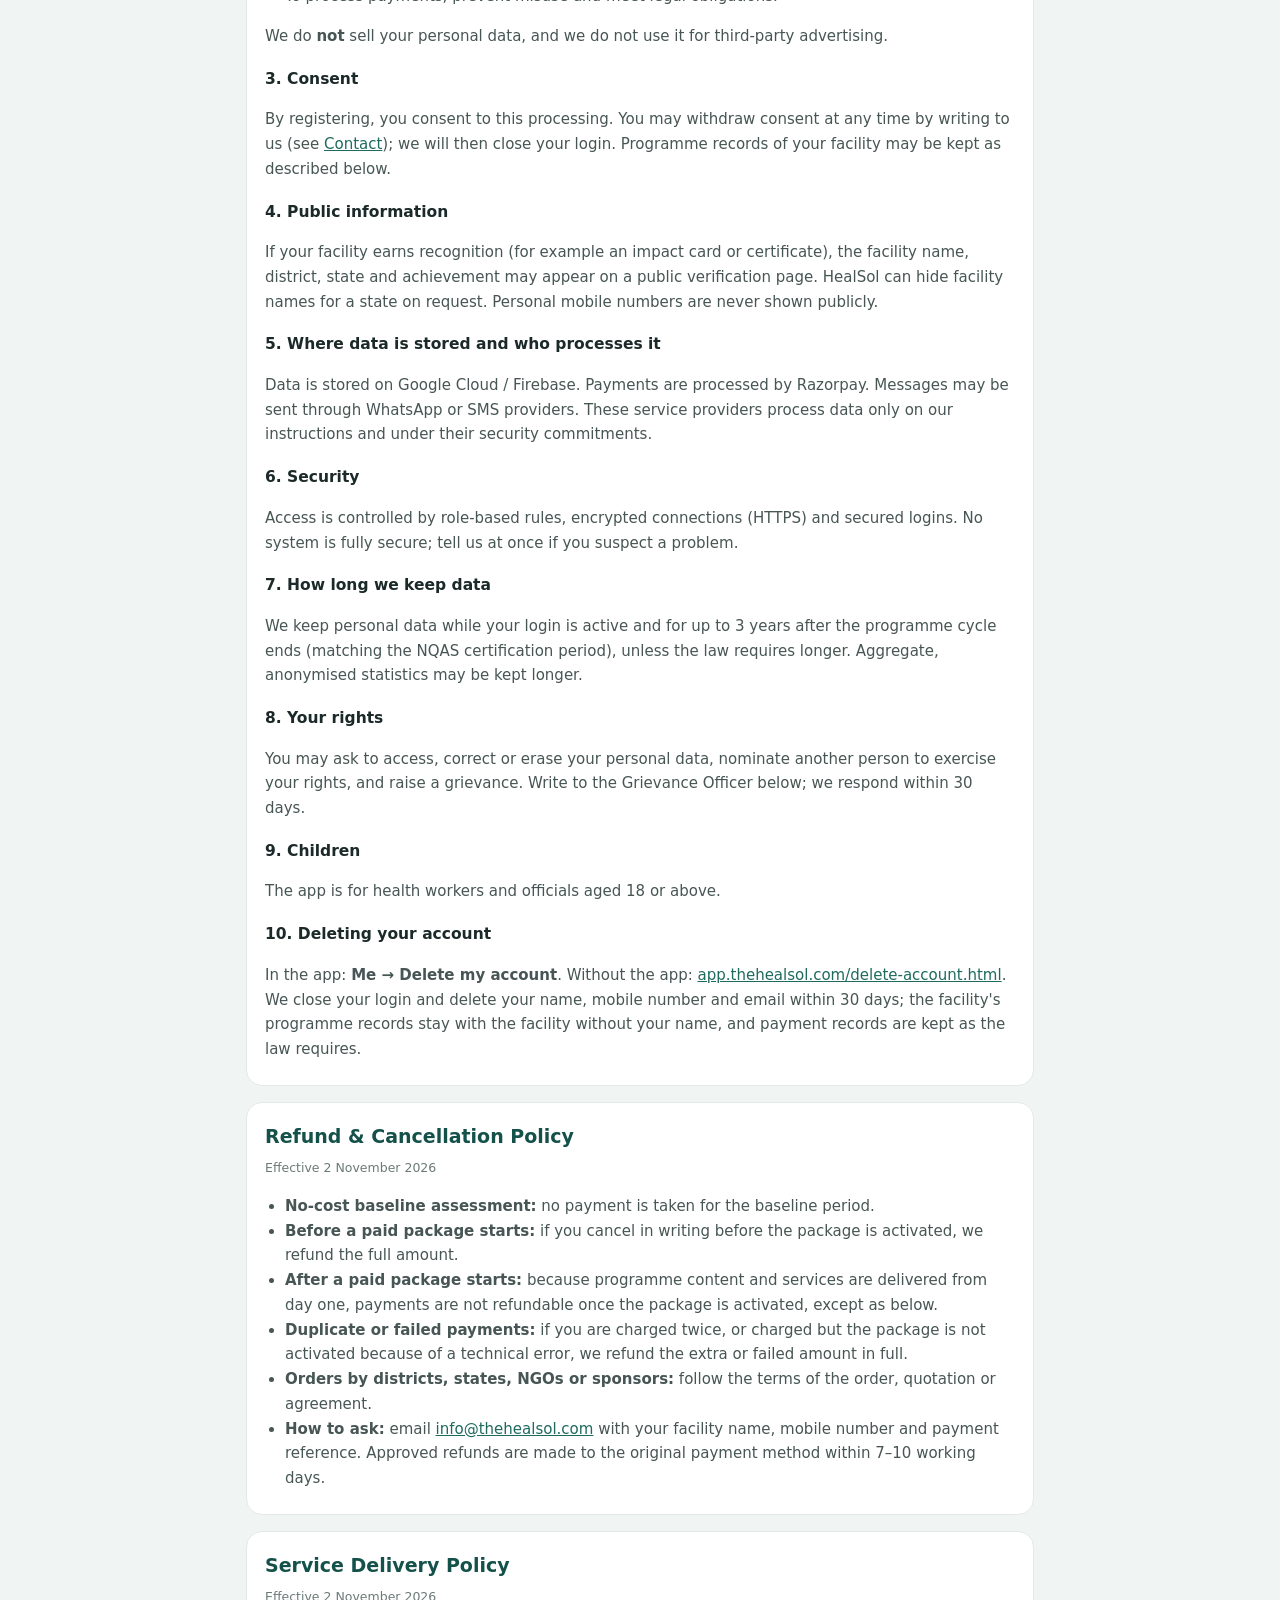
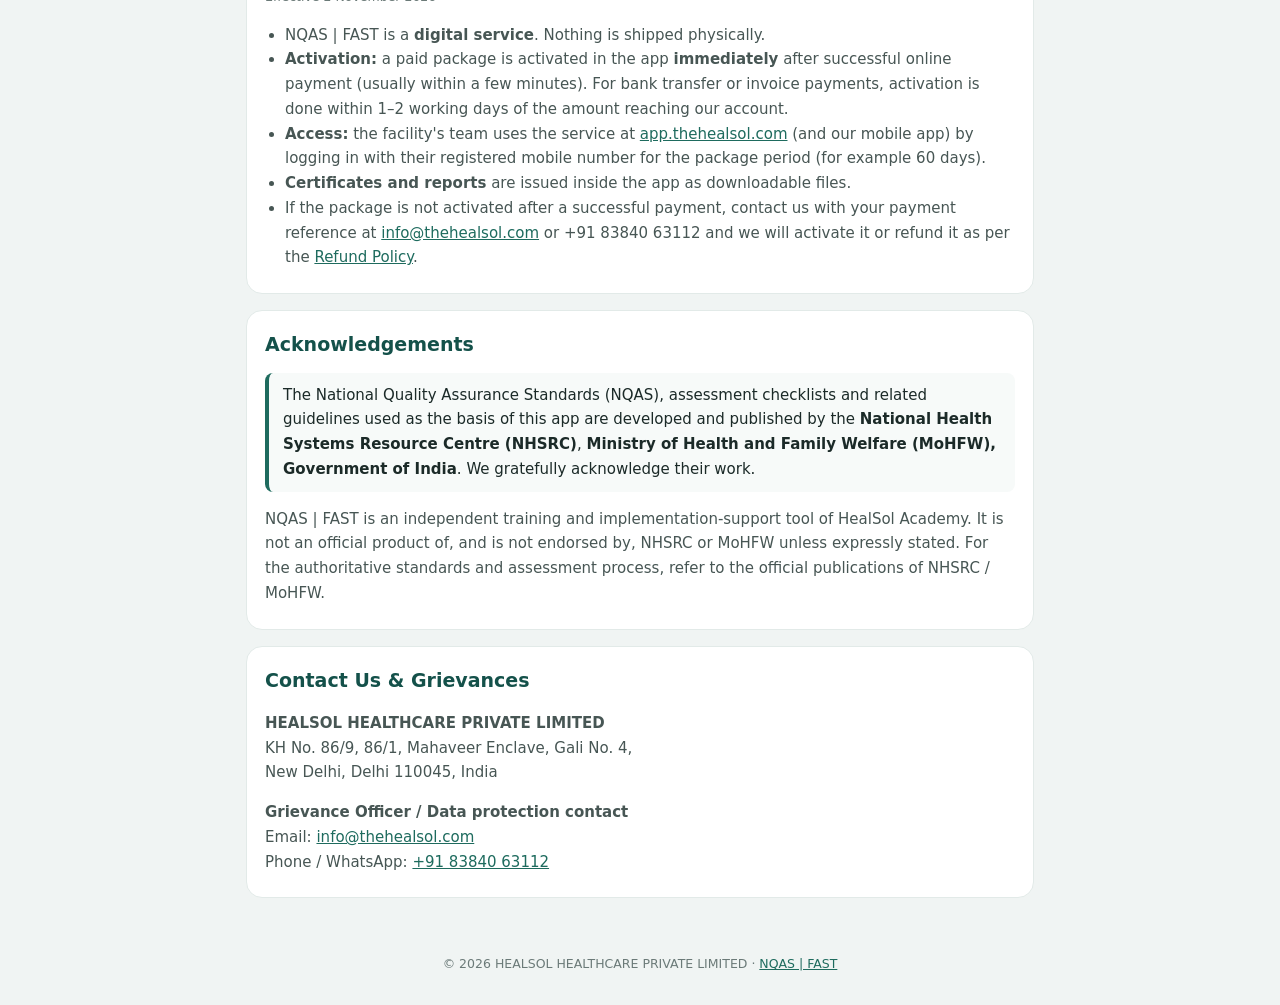
<file: legal.html>
<!doctype html>
<html lang="en-IN">
<head>
<meta charset="utf-8">
<meta name="viewport" content="width=device-width, initial-scale=1">
<title>About, Pricing &amp; Policies · NQAS | FAST</title>
<meta name="description" content="Terms of Use, Privacy Policy, Refund and Cancellation Policy and acknowledgements for NQAS | FAST by HealSol Academy.">
<meta name="theme-color" content="#1E6B5E">
<link rel="icon" href="icons/icon-192.png">
<style>
:root{--teal:#1E6B5E;--teal-dk:#14514A;--t1:#1B2A28;--t2:#475654;--t3:#6B7A78;--br:#E2EAE8;--bg:#F0F4F3;--card:#fff;}
*{box-sizing:border-box}
body{margin:0;background:var(--bg);color:var(--t1);font:15px/1.65 system-ui,-apple-system,"Segoe UI",Roboto,"Noto Sans",sans-serif;}
header{background:var(--teal-dk);color:#fff;padding:22px 16px 18px}
header .in,main{max-width:820px;margin:0 auto}
header h1{margin:0 0 4px;font-size:22px}
header p{margin:0;color:#fff;opacity:.85;font-size:13.5px}
header a{color:#fff}
nav{display:flex;flex-wrap:wrap;gap:8px;margin-top:14px}
nav a{background:rgba(255,255,255,.14);color:#fff;text-decoration:none;padding:6px 12px;border-radius:999px;font-size:13px}
main{padding:16px 16px 40px}
section{background:var(--card);border:1px solid var(--br);border-radius:16px;padding:18px 18px 8px;margin:0 0 16px}
h2{margin:0 0 6px;font-size:19px;color:var(--teal-dk)}
h3{margin:18px 0 4px;font-size:15.5px}
p,li{color:var(--t2)}
ul{padding-left:20px}
.upd{font-size:12.5px;color:var(--t3);margin:0 0 10px}
.box{background:#F7FAF9;border-left:4px solid var(--teal);padding:10px 14px;border-radius:8px;margin:12px 0}
footer{text-align:center;font-size:12.5px;color:var(--t3);padding:0 16px 30px}
a{color:var(--teal)}
.play-only{display:none}.play .play-only{display:block}.play .web-only{display:none}
</style>
</head>
<body>
<header><div class="in">
  <h1>NQAS | FAST · About, Pricing &amp; Policies</h1>
  <p>HEALSOL HEALTHCARE PRIVATE LIMITED (HealSol Academy) · <a href="./">Back to the app</a></p>
  <nav><a href="#about">About &amp; Pricing</a><a href="#terms">Terms of Use</a><a href="#privacy">Privacy Policy</a><a href="#refund">Refunds &amp; Cancellation</a><a href="#delivery">Service Delivery</a><a href="#credits">Acknowledgements</a><a href="#contact">Contact Us</a></nav>
</div></header>
<main>

<section id="about">
  <h2>About NQAS | FAST &amp; Pricing</h2>
  <p><b>NQAS | FAST</b> is an online quality-improvement programme by HealSol Academy (HEALSOL HEALTHCARE PRIVATE LIMITED). It helps Sub-Centres / Ayushman Arogya Mandirs, UPHCs, PHCs and CHCs prepare for National Quality Assurance Standards (NQAS) assessment through daily task cards, checklists, evidence upload, review by supervisors, progress reports and certificates, in English and Hindi, on phone and computer.</p>
  <div class="web-only">
  <h3>Packages (per facility)</h3>
  <ul>
    <li><b>No-cost baseline assessment</b> — for every newly registered facility: 7 days for Sub-Centres, UPHCs and PHCs; 14 days for CHCs. ₹0.</li>
    <li><b>Sub-Centre 12A</b> — 12 Services programme, 60 days: <b>₹3,499</b></li>
    <li><b>Sub-Centre 12B</b> — 12 Services + Delivery programme, 60 days: <b>₹3,999</b></li>
    <li><b>UPHC, PHC and CHC packages</b> — the price of each package is shown in the app before payment.</li>
    <li><b>District, State, NGO and sponsored enrolments</b> — as per quotation.</li>
  </ul>
  <p>Prices are in Indian Rupees. GST, where applicable, is shown separately at checkout before you pay. Launch offers, when running, are announced in the app and apply only as stated.</p>
  <p>To start: open <a href="./">app.thehealsol.com</a> → <b>Join NQAS FAST</b>.</p>
  </div>
  <p class="play-only">Your facility's package and price are given in its quotation or order from HealSol Academy.</p>
</section>

<section id="terms">
  <h2>Terms of Use</h2>
  <p class="upd">Effective 2 November 2026</p>
  <p>NQAS | FAST ("the app"), available at app.thehealsol.com and in our mobile app, is provided by <b>HEALSOL HEALTHCARE PRIVATE LIMITED</b>, KH No. 86/9, 86/1, Mahaveer Enclave, Gali No. 4, New Delhi, Delhi 110045 ("HealSol", "we", "us"). By registering for or using the app, you agree to these Terms.</p>
  <h3>1. What the app does</h3>
  <p>The app helps public health facilities (Sub-Centres / Ayushman Arogya Mandirs, UPHCs, PHCs and CHCs) and their teams prepare for National Quality Assurance Standards (NQAS) assessment, through daily task cards, checklists, verification, progress tracking, reports and recognition.</p>
  <h3>2. No guarantee of certification</h3>
  <p>NQAS assessment and certification are carried out by the National Health Systems Resource Centre (NHSRC) and the Ministry of Health and Family Welfare (MoHFW), Government of India, and by State authorities. HealSol does not certify facilities and cannot guarantee any assessment result. Readiness scores in the app are guidance only.</p>
  <h3>3. Accounts</h3>
  <ul>
    <li>Registration for a facility is approved by HealSol. You must give true and complete information about yourself and your facility.</li>
    <li>Keep your password private. You are responsible for activity under your login. Tell us at once if you think your login has been misused.</li>
    <li>Facility in-charges add and remove their own staff, and are responsible for keeping that list up to date.</li>
  </ul>
  <h3>4. Free baseline and paid packages</h3>
  <ul>
    <li>A new facility may receive a no-cost baseline assessment period (currently 7 days for Sub-Centres, UPHCs and PHCs and 14 days for CHCs). To continue after it ends, a paid package is needed.</li>
    <li>Prices are shown in the app or in the quotation / order for district, state and sponsored enrolments, and include applicable taxes unless stated otherwise.</li>
    <li>Launch offers (for example a founder price for a limited number of facilities or until a date) apply only as stated in the offer.</li>
  </ul>
  <h3>5. Acceptable use</h3>
  <p>Do not upload false evidence, other people's personal health information, patient-identifying photos or unlawful content; do not try to access data or areas you are not permitted to; and do not copy, resell or reverse-engineer the app.</p>
  <h3>6. Content and intellectual property</h3>
  <p>The app's software, design, task cards, guidance, videos and training material are owned by or licensed to HealSol. NQAS standards, checklists and related government material belong to their respective owners (see <a href="#credits">Acknowledgements</a>). Photos and records you upload remain yours; you allow HealSol to store and process them to provide the service and, in anonymised or aggregate form, to report programme impact.</p>
  <h3>7. Availability and changes</h3>
  <p>We work to keep the app available and secure, but cannot promise it will be uninterrupted or error-free. We may update features and these Terms; continued use after a change means you accept it. Important changes will be announced in the app.</p>
  <h3>8. Suspension</h3>
  <p>We may suspend or close a login that breaks these Terms, or on the request of the facility in-charge or the sponsoring authority.</p>
  <h3>9. Liability</h3>
  <p>To the extent the law allows, HealSol's total liability for any claim relating to the app is limited to the amount paid for the package concerned in the 12 months before the claim. We are not liable for indirect losses or for assessment outcomes.</p>
  <h3>10. Governing law</h3>
  <p>These Terms are governed by the laws of India. Courts at New Delhi have exclusive jurisdiction.</p>
</section>

<section id="privacy">
  <h2>Privacy Policy</h2>
  <p class="upd">Effective 2 November 2026 · prepared with reference to the Digital Personal Data Protection Act, 2023</p>
  <p>This policy covers NQAS | FAST at app.thehealsol.com and the <b>Qi FAST</b> Android app on Google Play, both run by HEALSOL HEALTHCARE PRIVATE LIMITED (HealSol Academy). Qi FAST is an independent product; it is not a government app and is not affiliated with any government body or accreditation body.</p>
  <h3>1. What we collect</h3>
  <ul>
    <li><b>About you:</b> name, mobile number, email (if given), role / designation, and the facility, block, district and state you work in. If you register interest in a programme in the Qi FAST app, we also keep the facility name, district, state and number of beds you type, to contact you about it.</li>
    <li><b>About your facility:</b> name, NIN, type, location, linked facilities, population served, and your programme work: checklists, scores, actions, review comments, photos and documents uploaded as evidence.</li>
    <li><b>Payments:</b> package, amount, date and payment reference. Card, UPI and bank details are handled by our payment partner Razorpay; we do not store them.</li>
    <li><b>Technical:</b> login times, device and browser type, and error logs, to keep the app secure and working.</li>
  </ul>
  <h3>2. Why we use it</h3>
  <ul>
    <li>To approve registrations, create logins and provide the programme.</li>
    <li>To show progress to the people your role links you with (for example your facility team, Supervisor, MO / MOIC, District Admin, or a State / sponsor dashboard for facilities in their area).</li>
    <li>To send reminders and service messages (in the app, by notification, SMS, WhatsApp or email).</li>
    <li>To issue certificates and recognition, and to report programme impact in aggregate.</li>
    <li>To process payments, prevent misuse and meet legal obligations.</li>
  </ul>
  <p>We do <b>not</b> sell your personal data, and we do not use it for third-party advertising.</p>
  <h3>3. Consent</h3>
  <p>By registering, you consent to this processing. You may withdraw consent at any time by writing to us (see <a href="#contact">Contact</a>); we will then close your login. Programme records of your facility may be kept as described below.</p>
  <h3>4. Public information</h3>
  <p>If your facility earns recognition (for example an impact card or certificate), the facility name, district, state and achievement may appear on a public verification page. HealSol can hide facility names for a state on request. Personal mobile numbers are never shown publicly.</p>
  <h3>5. Where data is stored and who processes it</h3>
  <p>Data is stored on Google Cloud / Firebase. Payments are processed by Razorpay. Messages may be sent through WhatsApp or SMS providers. These service providers process data only on our instructions and under their security commitments.</p>
  <h3>6. Security</h3>
  <p>Access is controlled by role-based rules, encrypted connections (HTTPS) and secured logins. No system is fully secure; tell us at once if you suspect a problem.</p>
  <h3>7. How long we keep data</h3>
  <p>We keep personal data while your login is active and for up to 3 years after the programme cycle ends (matching the NQAS certification period), unless the law requires longer. Aggregate, anonymised statistics may be kept longer.</p>
  <h3>8. Your rights</h3>
  <p>You may ask to access, correct or erase your personal data, nominate another person to exercise your rights, and raise a grievance. Write to the Grievance Officer below; we respond within 30 days.</p>
  <h3>9. Children</h3>
  <p>The app is for health workers and officials aged 18 or above.</p>
  <h3>10. Deleting your account</h3>
  <p>In the app: <b>Me → Delete my account</b>. Without the app: <a href="delete-account.html">app.thehealsol.com/delete-account.html</a>. We close your login and delete your name, mobile number and email within 30 days; the facility's programme records stay with the facility without your name, and payment records are kept as the law requires.</p>
</section>

<section id="refund">
  <h2>Refund &amp; Cancellation Policy</h2>
  <p class="upd">Effective 2 November 2026</p>
  <ul>
    <li><b>No-cost baseline assessment:</b> no payment is taken for the baseline period.</li>
    <li><b>Before a paid package starts:</b> if you cancel in writing before the package is activated, we refund the full amount.</li>
    <li><b>After a paid package starts:</b> because programme content and services are delivered from day one, payments are not refundable once the package is activated, except as below.</li>
    <li><b>Duplicate or failed payments:</b> if you are charged twice, or charged but the package is not activated because of a technical error, we refund the extra or failed amount in full.</li>
    <li><b>Orders by districts, states, NGOs or sponsors:</b> follow the terms of the order, quotation or agreement.</li>
    <li><b>How to ask:</b> email <a href="mailto:info@thehealsol.com">info@thehealsol.com</a> with your facility name, mobile number and payment reference. Approved refunds are made to the original payment method within 7–10 working days.</li>
  </ul>
</section>

<section id="delivery">
  <h2>Service Delivery Policy</h2>
  <p class="upd">Effective 2 November 2026</p>
  <ul>
    <li>NQAS | FAST is a <b>digital service</b>. Nothing is shipped physically.</li>
    <li><b>Activation:</b> a paid package is activated in the app <b>immediately</b> after successful online payment (usually within a few minutes). For bank transfer or invoice payments, activation is done within 1–2 working days of the amount reaching our account.</li>
    <li><b>Access:</b> the facility's team uses the service at <a href="./">app.thehealsol.com</a> (and our mobile app) by logging in with their registered mobile number for the package period (for example 60 days).</li>
    <li><b>Certificates and reports</b> are issued inside the app as downloadable files.</li>
    <li>If the package is not activated after a successful payment, contact us with your payment reference at <a href="mailto:info@thehealsol.com">info@thehealsol.com</a> or +91 83840 63112 and we will activate it or refund it as per the <a href="#refund">Refund Policy</a>.</li>
  </ul>
</section>

<section id="credits">
  <h2>Acknowledgements</h2>
  <div class="box">The National Quality Assurance Standards (NQAS), assessment checklists and related guidelines used as the basis of this app are developed and published by the <b>National Health Systems Resource Centre (NHSRC)</b>, <b>Ministry of Health and Family Welfare (MoHFW), Government of India</b>. We gratefully acknowledge their work.</div>
  <p>NQAS | FAST is an independent training and implementation-support tool of HealSol Academy. It is not an official product of, and is not endorsed by, NHSRC or MoHFW unless expressly stated. For the authoritative standards and assessment process, refer to the official publications of NHSRC / MoHFW.</p>
</section>

<section id="contact">
  <h2>Contact Us &amp; Grievances</h2>
  <p><b>HEALSOL HEALTHCARE PRIVATE LIMITED</b><br>KH No. 86/9, 86/1, Mahaveer Enclave, Gali No. 4,<br>New Delhi, Delhi 110045, India</p>
  <p><b>Grievance Officer / Data protection contact</b><br>Email: <a href="mailto:info@thehealsol.com">info@thehealsol.com</a><br>Phone / WhatsApp: <a href="tel:+918384063112">+91 83840 63112</a></p>
</section>

</main>
<footer>© 2026 HEALSOL HEALTHCARE PRIVATE LIMITED · <a href="./">NQAS | FAST</a></footer>
<script>
// Opened from the Google Play app (?src=play): no price list (Google Play Payments policy)
(function(){ var play=/[?&]src=play\b/.test(location.search); document.documentElement.className+=play?' play':'';
  if(play){ var n=document.querySelector('nav a[href="#about"]'); if(n) n.textContent='About'; var h=document.querySelector('#about h2'); if(h) h.textContent='About NQAS | FAST'; var t=document.querySelector('header h1'); if(t) t.textContent='NQAS | FAST · About & Policies'; } })();
</script>
</body>
</html>
</file>
<file: tour/tour.css>
/* NQAS | FAST app tour (18 Nov 2026) */
:root{--bg:#F6F4EE;--panel:#FBFAF6;--ink:#13231F;--ink2:#3E5149;--mute:#56675F;--line:#E2DED3;--teal:#135C52;--teal2:#1E7466;--stage:#1B3A35;--frame:#0B2622;--sa:#C96F1C;--sa2:#A3520E;--sa3:#8A4409;--sa-bg:#FBEBDB;--tip:#E8F2EF;--card:#FFFFFF;}
*{box-sizing:border-box}
html,body{margin:0;background:var(--bg);color:var(--ink);font-family:Hind,'Segoe UI',Arial,sans-serif;-webkit-text-size-adjust:100%}
h1,h2,h3,p{margin:0}
a{color:var(--teal)}
button{font:inherit;cursor:pointer}
:focus-visible{outline:3px solid var(--sa);outline-offset:2px}
.disp{font-family:'Bricolage Grotesque',Georgia,sans-serif}
.sr{position:absolute;left:-9999px}
.bar{display:flex;align-items:center;justify-content:space-between;gap:12px;padding:14px 32px;border-bottom:1px solid var(--line);background:var(--panel);position:sticky;top:0;z-index:5}
.mark{font-family:'Bricolage Grotesque',Georgia,sans-serif;font-weight:800;font-size:20px;color:var(--ink);text-decoration:none;white-space:nowrap}
.mark i{font-style:normal;color:var(--sa)} .mark span{font-weight:500;color:var(--mute)}
.crumb{display:flex;align-items:center;gap:10px;min-width:0;flex-wrap:wrap}
.crumb .sep{color:#9AA59F}
.crumb b{font-size:15px;font-weight:600}
.chip{font-size:13px;font-weight:600;padding:4px 12px;border-radius:14px;background:#E2EFEB;color:var(--teal)}
.chip.dark{background:#123F38;color:#F6F3EC} .chip.sa{background:var(--sa-bg);color:var(--sa3)}
.btn{height:48px;padding:0 20px;border-radius:12px;border:1.5px solid var(--teal);background:var(--teal);color:#fff;font-size:15.5px;font-weight:600;display:inline-flex;align-items:center;justify-content:center;gap:8px;text-decoration:none}
.btn.ghost{background:transparent;color:var(--teal)} .btn.plain{background:#fff;border-color:#CFD9D5;color:var(--ink)} .btn.dark{background:var(--ink);border-color:var(--ink)}
.btn svg{width:15px;height:15px;flex-shrink:0}
.btn.sm{height:40px;padding:0 16px;font-size:14px}
/* home */
.wrap{max-width:1180px;margin:0 auto;padding:0 32px}
.hero{display:flex;gap:48px;align-items:center;padding:48px 0 32px}
.hero .t{flex:1;display:flex;flex-direction:column;gap:16px}
.eyebrow{font-size:13.5px;font-weight:600;letter-spacing:2.5px;text-transform:uppercase;color:var(--sa2)}
.hero h1{font-size:54px;font-weight:800;line-height:1.03}
.hero p.lead{font-size:19px;line-height:1.5;color:var(--ink2);max-width:640px}
.acts{display:flex;gap:12px;flex-wrap:wrap}
.hero .ph{width:230px;flex-shrink:0}
.phone{border:10px solid var(--frame);border-radius:34px;background:#fff;overflow:hidden;display:block}
.phone img{display:block;width:100%;height:auto}
.sec{display:flex;flex-direction:column;gap:16px;padding-bottom:40px}
.sec h2{font-size:26px;font-weight:700}
.grid{display:grid;grid-template-columns:repeat(4,minmax(0,1fr));gap:16px}
.ch{text-align:left;border:1px solid var(--line);background:var(--card);border-radius:20px;padding:22px;display:flex;flex-direction:column;gap:8px;color:inherit;text-decoration:none}
.ch .n{font-family:'Bricolage Grotesque',Georgia,sans-serif;font-size:14.5px;font-weight:700;color:var(--sa2)}
.ch h3{font-size:21px;font-weight:600} .ch p{font-size:15px;line-height:1.45;color:var(--ink2)}
.ch.first{background:var(--teal);border-color:var(--teal)} .ch.first .n{color:#F2AE68} .ch.first h3{color:#F6F3EC} .ch.first p{color:#D7EAE5}
.types{display:flex;align-items:center;gap:12px;flex-wrap:wrap;background:#fff;border:1px solid var(--line);border-radius:16px;padding:12px 16px}
.types p{font-size:15px;font-weight:600} .types small{font-size:14px;color:var(--mute)}
.seg{display:flex;gap:6px;flex-wrap:wrap}
.seg button{height:40px;padding:0 16px;border-radius:20px;border:1.5px solid #CFD9D5;background:#fff;color:var(--ink);font-size:14.5px;font-weight:600}
.seg button[aria-pressed=true]{background:var(--teal);border-color:var(--teal);color:#fff}
.diff{display:flex;align-items:center;justify-content:space-between;gap:20px;background:var(--sa-bg);border-radius:20px;padding:22px 26px;text-decoration:none;color:inherit;border:0;width:100%;text-align:left}
.diff h3{font-size:21px;font-weight:600} .diff p{font-size:15px;color:#5B4A38} .diff span{font-weight:600;color:var(--sa3);white-space:nowrap}
.foot{border-top:1px solid var(--line);background:var(--panel);padding:20px 32px;display:flex;justify-content:space-between;gap:20px;align-items:center;flex-wrap:wrap}
.foot p{font-size:13px;line-height:1.5;color:var(--mute);max-width:760px}
.fam{display:flex;align-items:center;gap:8px;font-size:13px;color:var(--mute)} .fam img{height:26px;width:auto}
/* step */
.step{display:flex;min-height:calc(100vh - 61px)}
.stage{flex:1;background:var(--stage);display:flex;align-items:center;justify-content:center;padding:28px;min-width:0;position:relative}
.dev{position:relative}
.dev.phone-d{width:min(320px,calc((100vh - 140px) * 0.45));}
.dev.lap-d{width:100%;max-width:980px}
.dev .scr{position:relative;border:10px solid var(--frame);background:#fff;overflow:hidden}
.dev.phone-d .scr{border-radius:34px} .dev.lap-d .scr{border-radius:14px;border-width:9px}
.dev .scr img{display:block;width:100%;height:auto}
.ring{position:absolute;border:3px solid #F2AE68;border-radius:9px;box-shadow:0 0 0 5px rgba(242,174,104,.28);pointer-events:none;transition:all .35s ease}
.dot{position:absolute;width:28px;height:28px;margin:-14px 0 0 -14px;border-radius:14px;background:#fff;color:var(--teal);border:2px solid var(--teal);font-size:14px;font-weight:700;display:flex;align-items:center;justify-content:center;padding:0;box-shadow:0 2px 6px rgba(0,0,0,.25)}
.dot.on{background:var(--sa);border-color:var(--sa);color:#fff}
.side{width:460px;flex-shrink:0;background:var(--panel);padding:30px 34px 22px;display:flex;flex-direction:column;gap:16px;border-left:1px solid var(--line)}
.side .meta{font-size:13.5px;font-weight:600;color:var(--mute)}
.side h1{font-size:31px;font-weight:800;line-height:1.12}
.side .txt{font-size:16px;line-height:1.5;color:var(--ink2)}
.uniq{align-self:flex-start;font-size:12px;font-weight:700;letter-spacing:1px;text-transform:uppercase;padding:4px 12px;border-radius:12px;background:var(--sa-bg);color:var(--sa3)}
.pts{list-style:none;margin:0;padding:0;display:flex;flex-direction:column;gap:6px}
.pts li button{all:unset;box-sizing:border-box;display:flex;gap:12px;width:100%;padding:8px 10px;border-radius:12px;cursor:pointer}
.pts li button:focus-visible{outline:3px solid var(--sa)}
.pts .k{flex-shrink:0;width:26px;height:26px;border-radius:13px;border:2px solid var(--teal);color:var(--teal);font-size:13px;font-weight:700;display:flex;align-items:center;justify-content:center}
.pts .x{font-size:15.5px;line-height:1.45;color:var(--ink2)} .pts .x b{color:var(--ink)}
.pts li.on button{background:#FFF3E6} .pts li.on .k{background:var(--sa);border-color:var(--sa);color:#fff}
.tip{background:var(--tip);border-radius:14px;padding:13px 15px;display:flex;flex-direction:column;gap:3px}
.tip small{font-size:12.5px;font-weight:700;letter-spacing:1px;text-transform:uppercase;color:var(--teal)}
.tip p{font-size:15px;line-height:1.45;color:#2B3E37}
.nav{margin-top:auto;display:flex;flex-direction:column;gap:12px}
.upn{font-size:13.5px;color:var(--mute)} .prog{display:flex;gap:4px} .prog span{flex:1;height:5px;border-radius:3px;background:#D5DEDA} .prog span.d{background:var(--teal)}
.navb{display:flex;gap:10px} .navb .btn{height:48px} .navb .nx{flex:1;min-width:0} .navb .nx span{overflow:hidden;text-overflow:ellipsis;white-space:nowrap}
.playing .ap{background:var(--sa);border-color:var(--sa);color:#fff}
.apbar{height:3px;background:rgba(255,255,255,.15);position:absolute;left:0;right:0;bottom:0}
.apbar i{display:block;height:100%;width:0;background:#F2AE68}
/* concept art */
.art{width:100%;max-width:760px;display:flex;flex-direction:column;gap:16px;color:#EEF4F1}
.art .cards{display:grid;grid-template-columns:repeat(3,minmax(0,1fr));gap:14px}
.art .c{background:rgba(255,255,255,.07);border:1px solid rgba(255,255,255,.14);border-radius:18px;padding:20px;display:flex;flex-direction:column;gap:8px;transition:background .3s}
.art .c.on{background:rgba(242,174,104,.18);border-color:#F2AE68}
.art .c b{font-size:19px;color:#F6F3EC} .art .c span{font-size:15px;line-height:1.45;color:#CFE3DD}
.art .c .num{font-family:'Bricolage Grotesque',Georgia,sans-serif;font-size:28px;font-weight:800;color:#F2AE68}
.path{display:flex;flex-direction:column;gap:8px}
.path p{font-size:14.5px;font-weight:600;color:#CFE3DD}
.path .row{display:flex;gap:4px}
.path .sg{border-radius:10px;padding:10px 12px;font-size:13.5px;line-height:1.3;min-width:0;transition:outline .3s}
.path .sg b{display:block;font-size:14.5px}
.sg.b{background:#E2EFEB;color:var(--teal)} .sg.i{background:#2C6A60;color:#F6F3EC} .sg.e{background:var(--sa-bg);color:var(--sa3)} .sg.r{background:var(--sa);color:#1B1208}
.sg.on{outline:3px solid #F2AE68;outline-offset:2px}
.big{font-family:'Bricolage Grotesque',Georgia,sans-serif;font-size:40px;font-weight:800;line-height:1.1;color:#F6F3EC}
/* summary */
.dgrid{display:grid;grid-template-columns:repeat(2,minmax(0,1fr));gap:14px}
.dcard{all:unset;box-sizing:border-box;cursor:pointer;background:#fff;border:1px solid var(--line);border-radius:18px;padding:18px 20px;display:flex;gap:14px;align-items:flex-start}
.dcard:focus-visible{outline:3px solid var(--sa)}
.dcard .k{flex-shrink:0;width:34px;height:34px;border-radius:17px;background:var(--sa-bg);color:var(--sa3);font-weight:700;display:flex;align-items:center;justify-content:center}
.dcard b{display:block;font-size:17px;margin-bottom:2px} .dcard span{font-size:14.5px;line-height:1.45;color:var(--ink2)}
/* role landing + gate */
.land{display:grid;grid-template-columns:minmax(0,1fr) 520px;gap:44px;padding:44px 0}
.land h1{font-size:44px;font-weight:800;line-height:1.06}
.list{list-style:none;margin:0;padding:0;background:#fff;border:1px solid var(--line);border-radius:18px;overflow:hidden}
.list li button{all:unset;box-sizing:border-box;cursor:pointer;display:flex;gap:14px;width:100%;padding:12px 18px;border-bottom:1px solid #EEEBE3;font-size:15.5px}
.list li:last-child button{border-bottom:0} .list li button:hover{background:#FBFAF6} .list b{color:var(--sa2);width:20px;flex-shrink:0}
.list li button:focus-visible{outline:3px solid var(--sa);outline-offset:-3px}
.gate{min-height:calc(100vh - 61px);display:flex;align-items:center;justify-content:center;padding:24px}
.gate form{width:100%;max-width:460px;background:#fff;border:1px solid var(--line);border-radius:24px;padding:34px;display:flex;flex-direction:column;gap:14px}
.gate h1{font-size:29px;font-weight:800;line-height:1.12}
.gate label{font-size:14px;font-weight:600}
.gate input{height:52px;border:1.5px solid #CFD9D5;border-radius:14px;padding:0 16px;font-size:19px;letter-spacing:2px;font-weight:600;text-transform:uppercase;width:100%;font-family:inherit}
.gate .err{background:#FDECEA;color:#8B1E14;border-radius:10px;padding:10px 12px;font-size:14.5px}
.gate small{font-size:14px;line-height:1.5;color:var(--mute)}
/* phones */
@media (max-width:900px){
  .bar{padding:10px 14px} .mark{font-size:17px}
  .wrap{padding:0 16px}
  .hero{flex-direction:column;align-items:stretch;gap:24px;padding:28px 0 24px}
  .hero h1{font-size:36px} .hero p.lead{font-size:17px}
  .hero .ph{width:200px;align-self:center}
  .grid{grid-template-columns:repeat(2,minmax(0,1fr));gap:12px} .ch{padding:16px} .ch h3{font-size:18px}
  .dgrid{grid-template-columns:1fr}
  .diff{flex-direction:column;align-items:flex-start}
  .step{flex-direction:column;min-height:auto}
  .stage{padding:14px 14px 0;align-items:flex-start;height:46vh;min-height:300px;overflow:hidden}
  .dev.phone-d{width:min(250px,70vw)} .dev.lap-d{width:100%}
  .dev .vp{height:calc(46vh - 14px);min-height:286px;overflow:hidden;border-radius:26px 26px 0 0}
  .dev.lap-d .vp{border-radius:12px 12px 0 0}
  .dev .vp .mv{transition:transform .35s ease}
  .side{width:auto;border-left:0;border-radius:20px 20px 0 0;margin-top:-16px;position:relative;padding:18px 18px 20px;gap:12px}
  .side h1{font-size:23px} .side .txt{font-size:15px}
  .pts.one li{display:none} .pts.one li.on{display:block}
  .pts li button{padding:6px 4px}
  .land{grid-template-columns:1fr;gap:24px;padding:24px 0} .land h1{font-size:32px}
  .art .cards{grid-template-columns:1fr} .art{gap:10px} .art .c{padding:12px 14px} .art .c b{font-size:16px} .art .c span{font-size:14px} .big{font-size:26px}
  .stage.cn{height:auto;min-height:0;overflow:visible;padding:16px 14px 30px}
  .foot{padding:16px}
  .path .sg{padding:8px 8px;font-size:12px;overflow-wrap:anywhere} .path .sg b{font-size:13px}
  .dev.lap-d .vp{height:calc(46vh - 14px)}
}
@media (max-width:420px){ .grid{grid-template-columns:1fr} .navb .btn.ghost .lbl,.navb .btn.plain .lbl{display:none} }
@media (prefers-reduced-motion:reduce){ .ring,.dev .vp .mv,.art .c{transition:none} }
</file>
